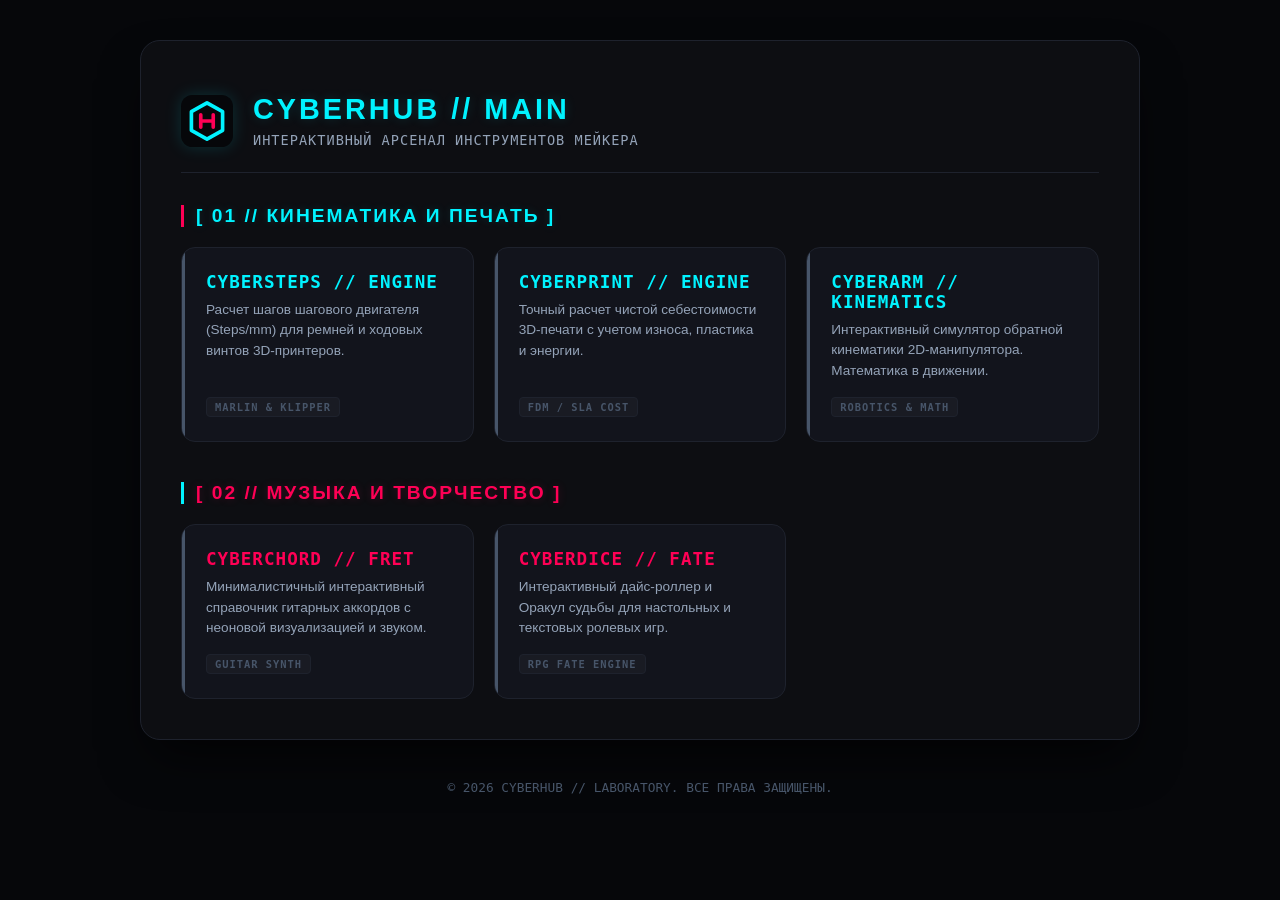
<file: index.html>
<!DOCTYPE html>
<html lang="ru">
<head>
    <meta charset="UTF-8">
    <meta name="viewport" content="width=device-width, initial-scale=1.0">
    <title>Cyberhub — Инженерно-творческая лаборатория</title>
    <meta name="description" content="Интерактивные инструменты для мейкеров, инженеров, разработчиков и музыкантов.">
    <link rel="stylesheet" href="css/global.css">
    <link rel="icon" type="image/svg+xml" href="favicon.svg">
</head>
<body>

    <div class="container">
        <header>
            <div class="header-body">
                <img src="favicon.svg" class="header-logo" alt="Cyberhub Logo">
                <div class="header-text">
                    <h1>Cyberhub // Main</h1>
                    <div class="subtitle">Интерактивный арсенал инструментов мейкера</div>
                </div>
            </div>
        </header>

        <main class="hub-grid">
            <!-- Раздел: Механика и Робототехника -->
            <section class="category-section">
                <h2>[ 01 // КИНЕМАТИКА И ПЕЧАТЬ ]</h2>
                <div class="tools-list">
                    <a href="steps-calculator/index.html" class="tool-card">
                        <div>
                            <div class="tool-name cyan-text">Cybersteps // Engine</div>
                            <div class="tool-desc">Расчет шагов шагового двигателя (Steps/mm) для ремней и ходовых винтов 3D-принтеров.</div>
                        </div>
                        <div class="tool-tag">Marlin & Klipper</div>
                    </a>

                    <a href="3d-calculator/index.html" class="tool-card">
                        <div>
                            <div class="tool-name cyan-text">Cyberprint // Engine</div>
                            <div class="tool-desc">Точный расчет чистой себестоимости 3D-печати с учетом износа, пластика и энергии.</div>
                        </div>
                        <div class="tool-tag">FDM / SLA cost</div>
                    </a>

                    <a href="arm-kinematics/index.html" class="tool-card">
                        <div>
                            <div class="tool-name cyan-text">Cyberarm // Kinematics</div>
                            <div class="tool-desc">Интерактивный симулятор обратной кинематики 2D-манипулятора. Математика в движении.</div>
                        </div>
                        <div class="tool-tag">Robotics & Math</div>
                    </a>
                </div>
            </section>
            <!-- Раздел: Музыка и Творчество -->
            <section class="category-section creative">
                <h2>[ 02 // МУЗЫКА И ТВОРЧЕСТВО ]</h2>
                <div class="tools-list">
                    <a href="chord-visualizer/index.html" class="tool-card">
                        <div>
                            <div class="tool-name pink-text">Cyberchord // Fret</div>
                            <div class="tool-desc">Минималистичный интерактивный справочник гитарных аккордов с неоновой визуализацией и звуком.</div>
                        </div>
                        <div class="tool-tag">Guitar Synth</div>
                    </a>

                    <a href="cyberdice/index.html" class="tool-card">
                        <div>
                            <div class="tool-name pink-text">Cyberdice // Fate</div>
                            <div class="tool-desc">Интерактивный дайс-роллер и Оракул судьбы для настольных и текстовых ролевых игр.</div>
                        </div>
                        <div class="tool-tag">RPG Fate Engine</div>
                    </a>
                </div>
            </section>
        </main>
    </div>

    <footer>
        &copy; 2026 CYBERHUB // LABORATORY. ВСЕ ПРАВА ЗАЩИЩЕНЫ.
    </footer>

</body>
</html>
</file>
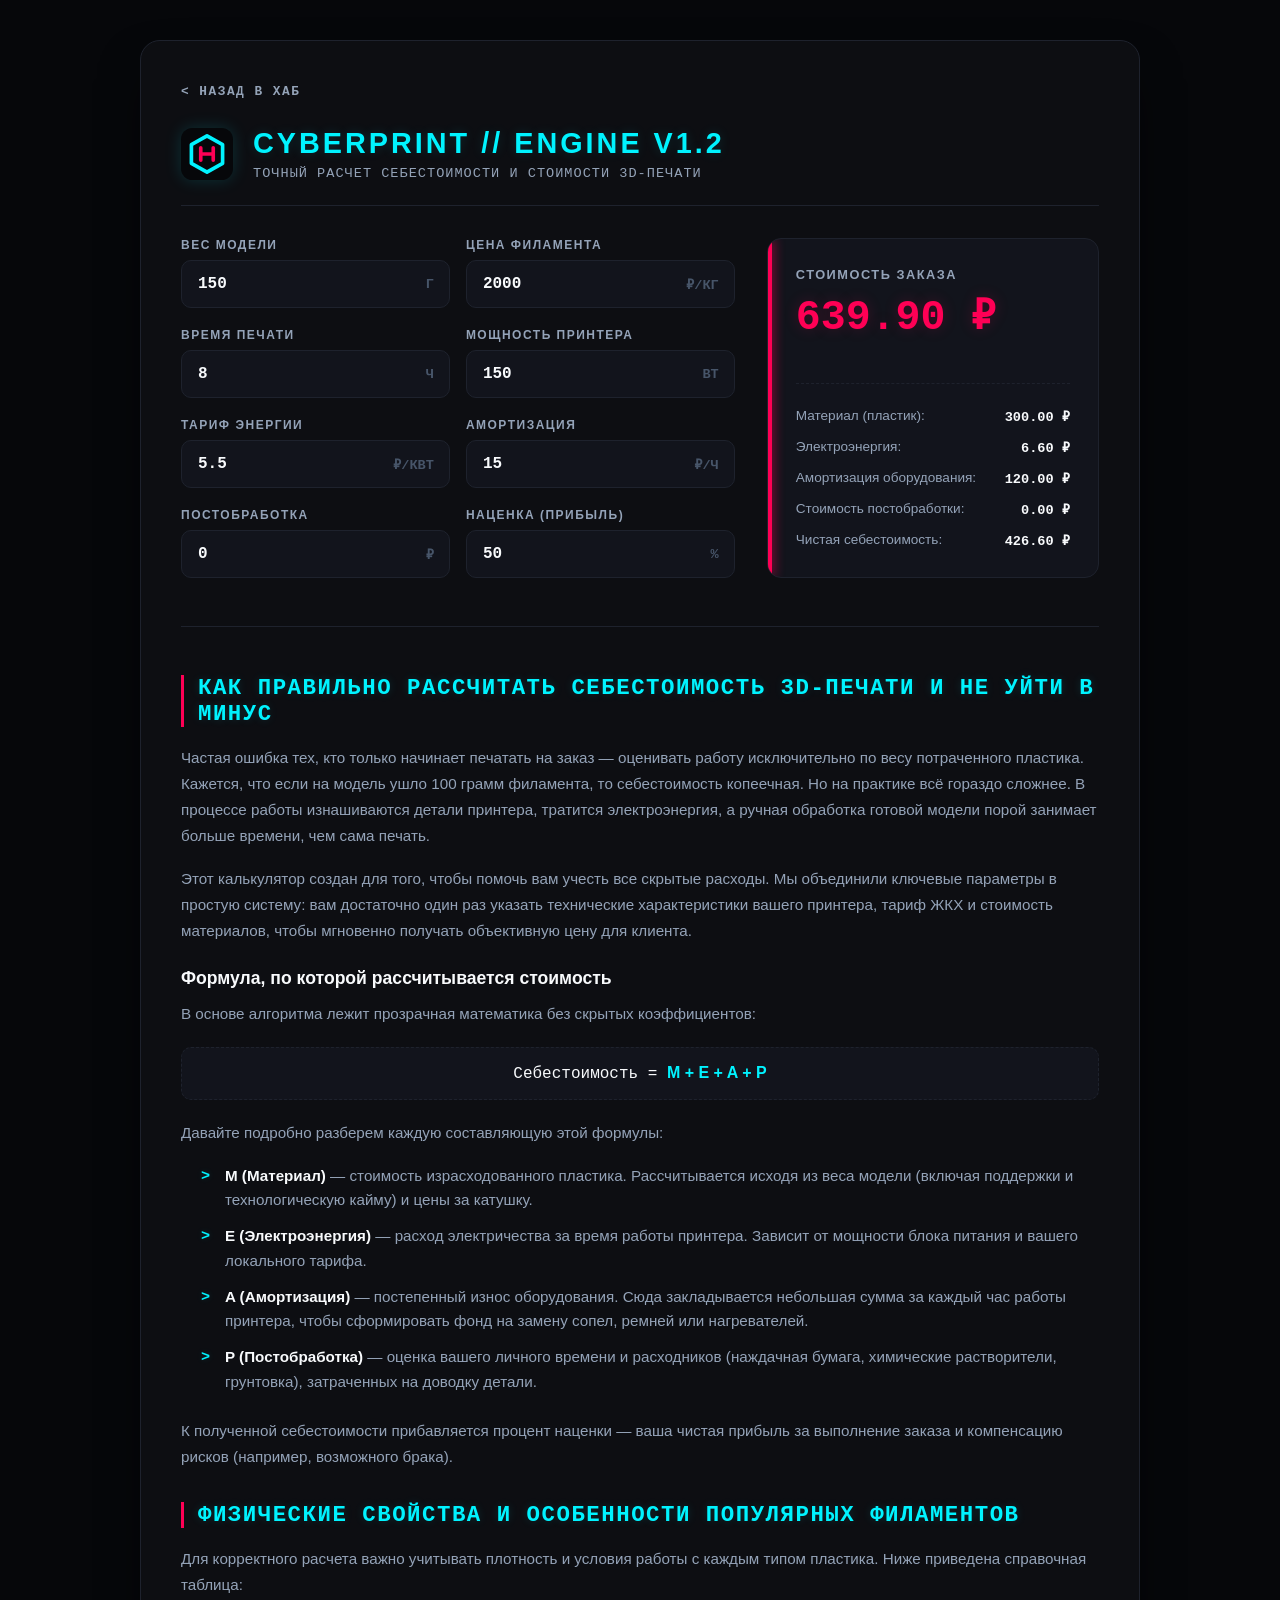
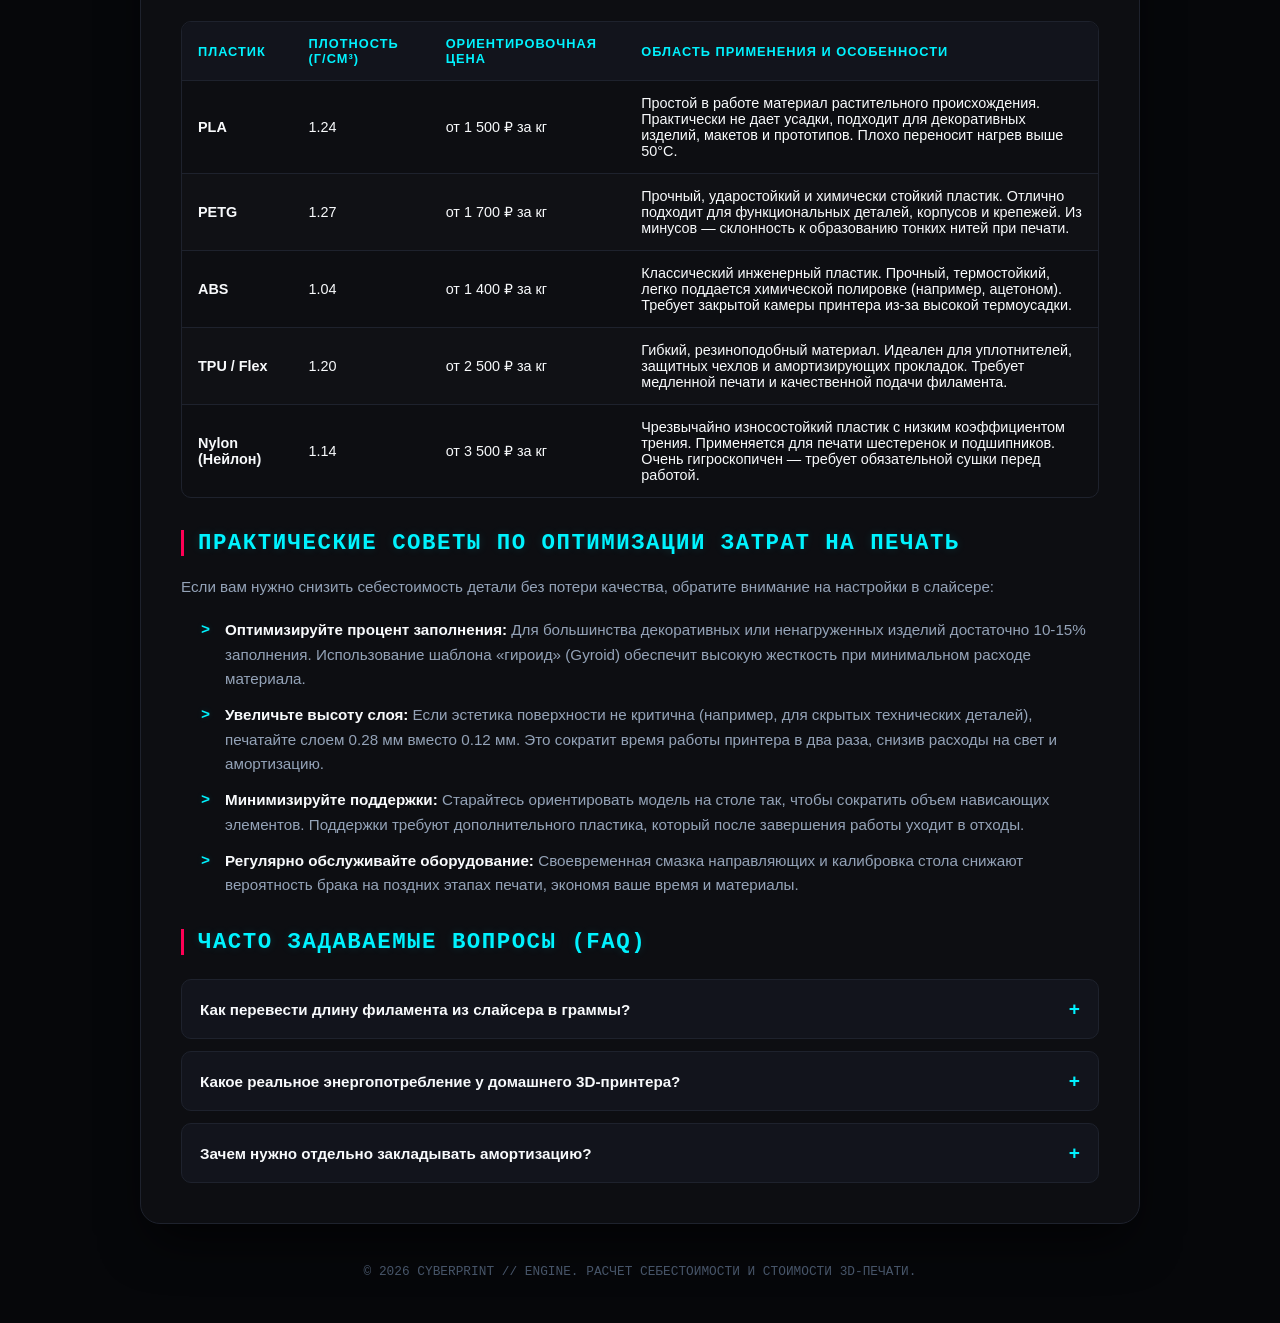
<file: 3d-calculator/index.html>
<!DOCTYPE html>
<html lang="ru">
<head>
    <meta charset="UTF-8">
    <meta name="viewport" content="width=device-width, initial-scale=1.0">
    <title>Калькулятор стоимости 3D-печати — Простой расчет себестоимости</title>
    <link rel="icon" type="image/svg+xml" href="../favicon.svg">
    <meta name="description" content="Интерактивный калькулятор себестоимости 3D-печати. Простой и точный расчет расходов на пластик, электроэнергию, амортизацию принтера и работу на лету.">
    <meta name="keywords" content="калькулятор 3d печати, расчет стоимости 3д печати, себестоимость 3д печати, калькулятор пластика fdm, расчет цены 3d печати, калькулятор pla abs petg">
    
    <meta name="robots" content="index, follow">
    <link rel="canonical" href="https://cybertools.ru/index.html">
    <link rel="stylesheet" href="../css/global.css">

    <script type="application/ld+json">
    {
      "@context": "https://schema.org",
      "@type": "WebApplication",
      "name": "Cyberprint 3D Engine",
      "url": "https://yourdomain.ru/",
      "operatingSystem": "All",
      "applicationCategory": "BusinessApplication",
      "browserRequirements": "Requires HTML5/JavaScript",
      "genre": "Calculator",
      "offers": {
        "@type": "Offer",
        "price": "0",
        "priceCurrency": "RUB"
      },
      "abstract": "Калькулятор для мгновенного расчета реальной себестоимости и наценки на 3D-печать."
    }
    </script>

    <style>
        .calc-grid {
            display: grid;
            grid-template-columns: 1.25fr 0.75fr;
            gap: 32px;
            margin-bottom: 48px;
        }

        @media (max-width: 850px) {
            .calc-grid {
                grid-template-columns: 1fr;
                gap: 24px;
            }
        }

        .calculator-inputs {
            display: grid;
            grid-template-columns: 1fr 1fr;
            gap: 20px 16px;
        }

        @media (max-width: 480px) {
            .calculator-inputs {
                grid-template-columns: 1fr;
            }
        }

        .input-group {
            display: flex;
            flex-direction: column;
            gap: 8px;
        }

        label {
            font-size: 0.75rem;
            color: var(--text-secondary);
            text-transform: uppercase;
            letter-spacing: 1.5px;
            font-weight: 700;
        }

        .input-wrapper {
            position: relative;
            display: flex;
            align-items: center;
        }

        input {
            width: 100%;
            background-color: var(--bg-input);
            border: 1px solid var(--border);
            color: var(--text-primary);
            padding: 14px 16px;
            padding-right: 50px;
            border-radius: 10px;
            font-size: 1rem;
            font-weight: 600;
            font-family: monospace;
            transition: all 0.2s ease;
            outline: none;
        }

        input:focus {
            border-color: var(--border-focus);
            box-shadow: 0 0 14px var(--shadow-cyan);
        }

        input::-webkit-outer-spin-button,
        input::-webkit-inner-spin-button {
            -webkit-appearance: none;
            margin: 0;
        }
        input[type=number] {
            -moz-appearance: textfield;
            appearance: textfield;
        }

        .unit {
            position: absolute;
            right: 16px;
            font-size: 0.85rem;
            color: var(--text-muted);
            font-weight: 700;
            pointer-events: none;
            text-transform: uppercase;
            font-family: monospace;
        }

        .results-panel {
            background-color: var(--bg-input);
            border: 1px solid var(--border);
            border-radius: 14px;
            padding: 28px;
            display: flex;
            flex-direction: column;
            justify-content: space-between;
            position: relative;
            overflow: hidden;
        }

        .results-panel::before {
            content: '';
            position: absolute;
            top: 0;
            left: 0;
            width: 4px;
            height: 100%;
            background-color: var(--neon-pink);
            box-shadow: 0 0 12px var(--neon-pink);
        }

        .result-title {
            font-size: 0.8rem;
            color: var(--text-secondary);
            text-transform: uppercase;
            letter-spacing: 1.5px;
            margin-bottom: 8px;
            font-weight: 700;
        }

        .total-price {
            font-size: 2.6rem;
            font-weight: 900;
            color: var(--neon-pink);
            text-shadow: 0 0 15px var(--shadow-pink);
            font-family: monospace;
            margin-bottom: 24px;
            word-break: break-all;
        }

        .breakdown {
            display: flex;
            flex-direction: column;
            gap: 14px;
            border-top: 1px dashed var(--border);
            padding-top: 24px;
        }

        .breakdown-item {
            display: flex;
            justify-content: space-between;
            font-size: 0.85rem;
        }

        .breakdown-label {
            color: var(--text-secondary);
        }

        .breakdown-value {
            font-family: monospace;
            color: var(--text-primary);
            font-weight: 700;
        }

        .seo-section {
            border-top: 1px solid var(--border);
            padding-top: 48px;
        }

        .seo-section h2 {
            color: var(--neon-cyan);
            font-size: 1.4rem;
            margin-top: 32px;
            margin-bottom: 18px;
            text-transform: uppercase;
            letter-spacing: 1.5px;
            border-left: 3px solid var(--neon-pink);
            padding-left: 14px;
            text-shadow: 0 0 10px var(--shadow-cyan);
        }

        .seo-section h2:first-of-type {
            margin-top: 0;
        }

        .seo-section h3 {
            color: var(--text-primary);
            font-size: 1.1rem;
            margin-top: 24px;
            margin-bottom: 12px;
            font-weight: 700;
        }

        .seo-section p {
            color: var(--text-secondary);
            font-size: 0.95rem;
            line-height: 1.7;
            margin-bottom: 18px;
        }

        .formula-box {
            background-color: var(--bg-input);
            border: 1px dashed var(--border);
            border-radius: 10px;
            padding: 16px;
            margin: 20px 0;
            text-align: center;
            font-family: monospace;
            font-size: 1rem;
            color: var(--text-primary);
            overflow-x: auto;
        }

        .formula-box span.math {
            color: var(--neon-cyan);
            font-weight: 700;
        }

        .seo-section ul {
            list-style: none;
            margin-bottom: 24px;
        }

        .seo-section li {
            position: relative;
            padding-left: 24px;
            margin-bottom: 12px;
            color: var(--text-secondary);
            font-size: 0.95rem;
            line-height: 1.6;
        }

        .seo-section li::before {
            content: '>';
            position: absolute;
            left: 0;
            color: var(--neon-cyan);
            font-weight: 900;
            font-family: monospace;
            text-shadow: 0 0 6px var(--shadow-cyan);
        }

        .seo-table-wrapper {
            overflow-x: auto;
            margin: 24px 0;
            border: 1px solid var(--border);
            border-radius: 10px;
        }

        .seo-table {
            width: 100%;
            border-collapse: collapse;
            font-size: 0.9rem;
            text-align: left;
            min-width: 500px;
        }

        .seo-table th, .seo-table td {
            padding: 14px 16px;
            border-bottom: 1px solid var(--border);
        }

        .seo-table th {
            background-color: var(--bg-input);
            color: var(--neon-cyan);
            font-weight: 700;
            text-transform: uppercase;
            letter-spacing: 1px;
            font-size: 0.8rem;
        }

        .seo-table tr:last-child td {
            border-bottom: none;
        }

        .seo-table tr:nth-child(even) {
            background-color: rgba(255, 255, 255, 0.01);
        }

        .faq-container {
            margin-top: 24px;
            display: flex;
            flex-direction: column;
            gap: 12px;
        }

        .faq-item {
            border: 1px solid var(--border);
            border-radius: 10px;
            background: var(--bg-input);
            overflow: hidden;
            transition: border-color 0.2s ease;
        }

        .faq-item:hover {
            border-color: var(--border-focus);
        }

        .faq-item summary {
            padding: 18px;
            font-weight: 700;
            cursor: pointer;
            color: var(--text-primary);
            list-style: none;
            display: flex;
            justify-content: space-between;
            align-items: center;
            font-size: 0.95rem;
            user-select: none;
        }

        .faq-item summary::-webkit-details-marker {
            display: none;
        }

        .faq-item summary::after {
            content: '+';
            color: var(--neon-cyan);
            font-weight: bold;
            font-size: 1.2rem;
            transition: transform 0.2s ease;
        }

        .faq-item[open] summary::after {
            content: '−';
            color: var(--neon-pink);
        }

        .faq-content {
            padding: 0 18px 18px 18px;
            color: var(--text-secondary);
            font-size: 0.9rem;
            line-height: 1.6;
            border-top: 1px solid rgba(30, 34, 45, 0.5);
            padding-top: 14px;
        }
    </style>
    <script src="https://yandex.ru/ads/system/context.js" async></script>
    <script data-page-id="19597235" src="https://yandex.ru/ads/system/ap-loader.js" async></script>
</head>
<body>

    <div class="container">
        <header>
            <a href="../index.html" class="back-link">&lt; Назад в хаб</a>
            <div class="header-body">
                <img src="../favicon.svg" class="header-logo" alt="Cyberhub Logo">
                <div class="header-text">
                    <h1>Cyberprint // Engine v1.2</h1>
                    <div class="subtitle">Точный расчет себестоимости и стоимости 3D-печати</div>
                </div>
            </div>
        </header>

        <div class="calc-grid">
            <section class="calculator-inputs">
                <div class="input-group">
                    <label for="weight">Вес модели</label>
                    <div class="input-wrapper">
                        <input type="number" id="weight" value="150" min="0" oninput="calculate()">
                        <span class="unit">г</span>
                    </div>
                </div>

                <div class="input-group">
                    <label for="filament-price">Цена филамента</label>
                    <div class="input-wrapper">
                        <input type="number" id="filament-price" value="2000" min="0" oninput="calculate()">
                        <span class="unit">₽/кг</span>
                    </div>
                </div>

                <div class="input-group">
                    <label for="time">Время печати</label>
                    <div class="input-wrapper">
                        <input type="number" id="time" value="8" min="0" step="0.5" oninput="calculate()">
                        <span class="unit">ч</span>
                    </div>
                </div>

                <div class="input-group">
                    <label for="power">Мощность принтера</label>
                    <div class="input-wrapper">
                        <input type="number" id="power" value="150" min="0" oninput="calculate()">
                        <span class="unit">Вт</span>
                    </div>
                </div>

                <div class="input-group">
                    <label for="electricity-price">Тариф энергии</label>
                    <div class="input-wrapper">
                        <input type="number" id="electricity-price" value="5.5" min="0" step="0.1" oninput="calculate()">
                        <span class="unit">₽/кВт</span>
                    </div>
                </div>

                <div class="input-group">
                    <label for="depreciation">Амортизация</label>
                    <div class="input-wrapper">
                        <input type="number" id="depreciation" value="15" min="0" oninput="calculate()">
                        <span class="unit">₽/ч</span>
                    </div>
                </div>

                <div class="input-group">
                    <label for="post-process">Постобработка</label>
                    <div class="input-wrapper">
                        <input type="number" id="post-process" value="0" min="0" oninput="calculate()">
                        <span class="unit">₽</span>
                    </div>
                </div>

                <div class="input-group">
                    <label for="markup">Наценка (Прибыль)</label>
                    <div class="input-wrapper">
                        <input type="number" id="markup" value="50" min="0" oninput="calculate()">
                        <span class="unit">%</span>
                    </div>
                </div>
            </section>

            <section class="results-panel">
                <div>
                    <div class="result-title">Стоимость заказа</div>
                    <div class="total-price" id="total-price">0.00 ₽</div>
                </div>

                <div class="breakdown">
                    <div class="breakdown-item">
                        <span class="breakdown-label">Материал (пластик):</span>
                        <span class="breakdown-value" id="cost-filament">0.00 ₽</span>
                    </div>
                    <div class="breakdown-item">
                        <span class="breakdown-label">Электроэнергия:</span>
                        <span class="breakdown-value" id="cost-energy">0.00 ₽</span>
                    </div>
                    <div class="breakdown-item">
                        <span class="breakdown-label">Амортизация оборудования:</span>
                        <span class="breakdown-value" id="cost-depreciation">0.00 ₽</span>
                    </div>
                    <div class="breakdown-item">
                        <span class="breakdown-label">Стоимость постобработки:</span>
                        <span class="breakdown-value" id="cost-post">0.00 ₽</span>
                    </div>
                    <div class="breakdown-item">
                        <span class="breakdown-label">Чистая себестоимость:</span>
                        <span class="breakdown-value" id="cost-base">0.00 ₽</span>
                    </div>
                </div>
            </section>
        </div>

        <article class="seo-section">
            <h2>Как правильно рассчитать себестоимость 3D-печати и не уйти в минус</h2>
            <p>Частая ошибка тех, кто только начинает печатать на заказ — оценивать работу исключительно по весу потраченного пластика. Кажется, что если на модель ушло 100 грамм филамента, то себестоимость копеечная. Но на практике всё гораздо сложнее. В процессе работы изнашиваются детали принтера, тратится электроэнергия, а ручная обработка готовой модели порой занимает больше времени, чем сама печать.</p>
            <p>Этот калькулятор создан для того, чтобы помочь вам учесть все скрытые расходы. Мы объединили ключевые параметры в простую систему: вам достаточно один раз указать технические характеристики вашего принтера, тариф ЖКХ и стоимость материалов, чтобы мгновенно получать объективную цену для клиента.</p>

            <h3>Формула, по которой рассчитывается стоимость</h3>
            <p>В основе алгоритма лежит прозрачная математика без скрытых коэффициентов:</p>
            <div class="formula-box">
                Себестоимость = <span class="math">M + E + A + P</span>
            </div>
            <p>Давайте подробно разберем каждую составляющую этой формулы:</p>
            <ul>
                <li><strong>M (Материал)</strong> — стоимость израсходованного пластика. Рассчитывается исходя из веса модели (включая поддержки и технологическую кайму) и цены за катушку.</li>
                <li><strong>E (Электроэнергия)</strong> — расход электричества за время работы принтера. Зависит от мощности блока питания и вашего локального тарифа.</li>
                <li><strong>A (Амортизация)</strong> — постепенный износ оборудования. Сюда закладывается небольшая сумма за каждый час работы принтера, чтобы сформировать фонд на замену сопел, ремней или нагревателей.</li>
                <li><strong>P (Постобработка)</strong> — оценка вашего личного времени и расходников (наждачная бумага, химические растворители, грунтовка), затраченных на доводку детали.</li>
            </ul>
            <p>К полученной себестоимости прибавляется процент наценки — ваша чистая прибыль за выполнение заказа и компенсацию рисков (например, возможного брака).</p>

            <h2>Физические свойства и особенности популярных филаментов</h2>
            <p>Для корректного расчета важно учитывать плотность и условия работы с каждым типом пластика. Ниже приведена справочная таблица:</p>
            
            <div class="seo-table-wrapper">
                <table class="seo-table">
                    <thead>
                        <tr>
                            <th>Пластик</th>
                            <th>Плотность (г/см³)</th>
                            <th>Ориентировочная цена</th>
                            <th>Область применения и особенности</th>
                        </tr>
                    </thead>
                    <tbody>
                        <tr>
                            <td><strong>PLA</strong></td>
                            <td>1.24</td>
                            <td>от 1 500 ₽ за кг</td>
                            <td>Простой в работе материал растительного происхождения. Практически не дает усадки, подходит для декоративных изделий, макетов и прототипов. Плохо переносит нагрев выше 50°C.</td>
                        </tr>
                        <tr>
                            <td><strong>PETG</strong></td>
                            <td>1.27</td>
                            <td>от 1 700 ₽ за кг</td>
                            <td>Прочный, ударостойкий и химически стойкий пластик. Отлично подходит для функциональных деталей, корпусов и крепежей. Из минусов — склонность к образованию тонких нитей при печати.</td>
                        </tr>
                        <tr>
                            <td><strong>ABS</strong></td>
                            <td>1.04</td>
                            <td>от 1 400 ₽ за кг</td>
                            <td>Классический инженерный пластик. Прочный, термостойкий, легко поддается химической полировке (например, ацетоном). Требует закрытой камеры принтера из-за высокой термоусадки.</td>
                        </tr>
                        <tr>
                            <td><strong>TPU / Flex</strong></td>
                            <td>1.20</td>
                            <td>от 2 500 ₽ за кг</td>
                            <td>Гибкий, резиноподобный материал. Идеален для уплотнителей, защитных чехлов и амортизирующих прокладок. Требует медленной печати и качественной подачи филамента.</td>
                        </tr>
                        <tr>
                            <td><strong>Nylon (Нейлон)</strong></td>
                            <td>1.14</td>
                            <td>от 3 500 ₽ за кг</td>
                            <td>Чрезвычайно износостойкий пластик с низким коэффициентом трения. Применяется для печати шестеренок и подшипников. Очень гигроскопичен — требует обязательной сушки перед работой.</td>
                        </tr>
                    </tbody>
                </table>
            </div>

            <h2>Практические советы по оптимизации затрат на печать</h2>
            <p>Если вам нужно снизить себестоимость детали без потери качества, обратите внимание на настройки в слайсере:</p>
            <ul>
                <li><strong>Оптимизируйте процент заполнения:</strong> Для большинства декоративных или ненагруженных изделий достаточно 10-15% заполнения. Использование шаблона «гироид» (Gyroid) обеспечит высокую жесткость при минимальном расходе материала.</li>
                <li><strong>Увеличьте высоту слоя:</strong> Если эстетика поверхности не критична (например, для скрытых технических деталей), печатайте слоем 0.28 мм вместо 0.12 мм. Это сократит время работы принтера в два раза, снизив расходы на свет и амортизацию.</li>
                <li><strong>Минимизируйте поддержки:</strong> Старайтесь ориентировать модель на столе так, чтобы сократить объем нависающих элементов. Поддержки требуют дополнительного пластика, который после завершения работы уходит в отходы.</li>
                <li><strong>Регулярно обслуживайте оборудование:</strong> Своевременная смазка направляющих и калибровка стола снижают вероятность брака на поздних этапах печати, экономя ваше время и материалы.</li>
            </ul>

            <h2>Часто задаваемые вопросы (FAQ)</h2>
            <div class="faq-container">
                <details class="faq-item">
                    <summary>Как перевести длину филамента из слайсера в граммы?</summary>
                    <div class="faq-content">
                        Расход пластика зависит от его плотности. Для стандартной нити диаметром 1.75 мм можно использовать усредненное правило: 1 метр PLA весит примерно 3 грамма. Соответственно, если слайсер указывает длину в 50 метров, вес модели составит приблизительно 150 грамм. Для других материалов это значение будет незначительно корректироваться в соответствии с их плотностью.
                    </div>
                </details>
                <details class="faq-item">
                    <summary>Какое реальное энергопотребление у домашнего 3D-принтера?</summary>
                    <div class="faq-content">
                        Максимальная мощность потребляется только во время первоначального нагрева стола и сопла (в среднем от 250 до 450 Вт). В процессе самой печати нагревательные элементы включаются циклически для поддержания температуры. Среднее непрерывное потребление большинства современных FDM-принтеров составляет около 100–150 Вт в час.
                    </div>
                </details>
                <details class="faq-item">
                    <summary>Зачем нужно отдельно закладывать амортизацию?</summary>
                    <div class="faq-content">
                        Подвижные узлы принтера имеют ограниченный ресурс. Рано или поздно вам придется заменить латунное сопло, износившийся термобарьер, вентилятор обдува или тефлоновую трубку. Если не закладывать эти расходы (даже символические 10–15 рублей за час работы) в стоимость каждого заказа, любые ремонтные работы вам придется оплачивать полностью из собственной прибыли.
                    </div>
                </details>
            </div>
        </article>
    </div>

    <footer>
        &copy; 2026 CYBERPRINT // ENGINE. РАСЧЕТ СЕБЕСТОИМОСТИ И СТОИМОСТИ 3D-ПЕЧАТИ.
    </footer>

    <script>
        function calculate() {
            const weight = parseFloat(document.getElementById('weight').value) || 0;
            const filamentPrice = parseFloat(document.getElementById('filament-price').value) || 0;
            const time = parseFloat(document.getElementById('time').value) || 0;
            const power = parseFloat(document.getElementById('power').value) || 0;
            const electricityPrice = parseFloat(document.getElementById('electricity-price').value) || 0;
            const depreciation = parseFloat(document.getElementById('depreciation').value) || 0;
            const postProcess = parseFloat(document.getElementById('post-process').value) || 0;
            const markup = parseFloat(document.getElementById('markup').value) || 0;

            const costFilament = (weight / 1000) * filamentPrice;
            const costEnergy = (power / 1000) * time * electricityPrice;
            const costDepreciation = time * depreciation;
            
            const costBase = costFilament + costEnergy + costDepreciation + postProcess;
            const totalPrice = costBase * (1 + markup / 100);

            document.getElementById('cost-filament').textContent = costFilament.toFixed(2) + ' ₽';
            document.getElementById('cost-energy').textContent = costEnergy.toFixed(2) + ' ₽';
            document.getElementById('cost-depreciation').textContent = costDepreciation.toFixed(2) + ' ₽';
            document.getElementById('cost-post').textContent = postProcess.toFixed(2) + ' ₽';
            document.getElementById('cost-base').textContent = costBase.toFixed(2) + ' ₽';
            document.getElementById('total-price').textContent = totalPrice.toFixed(2) + ' ₽';
        }

        window.onload = calculate;
    </script>
</body>
</html>
</file>
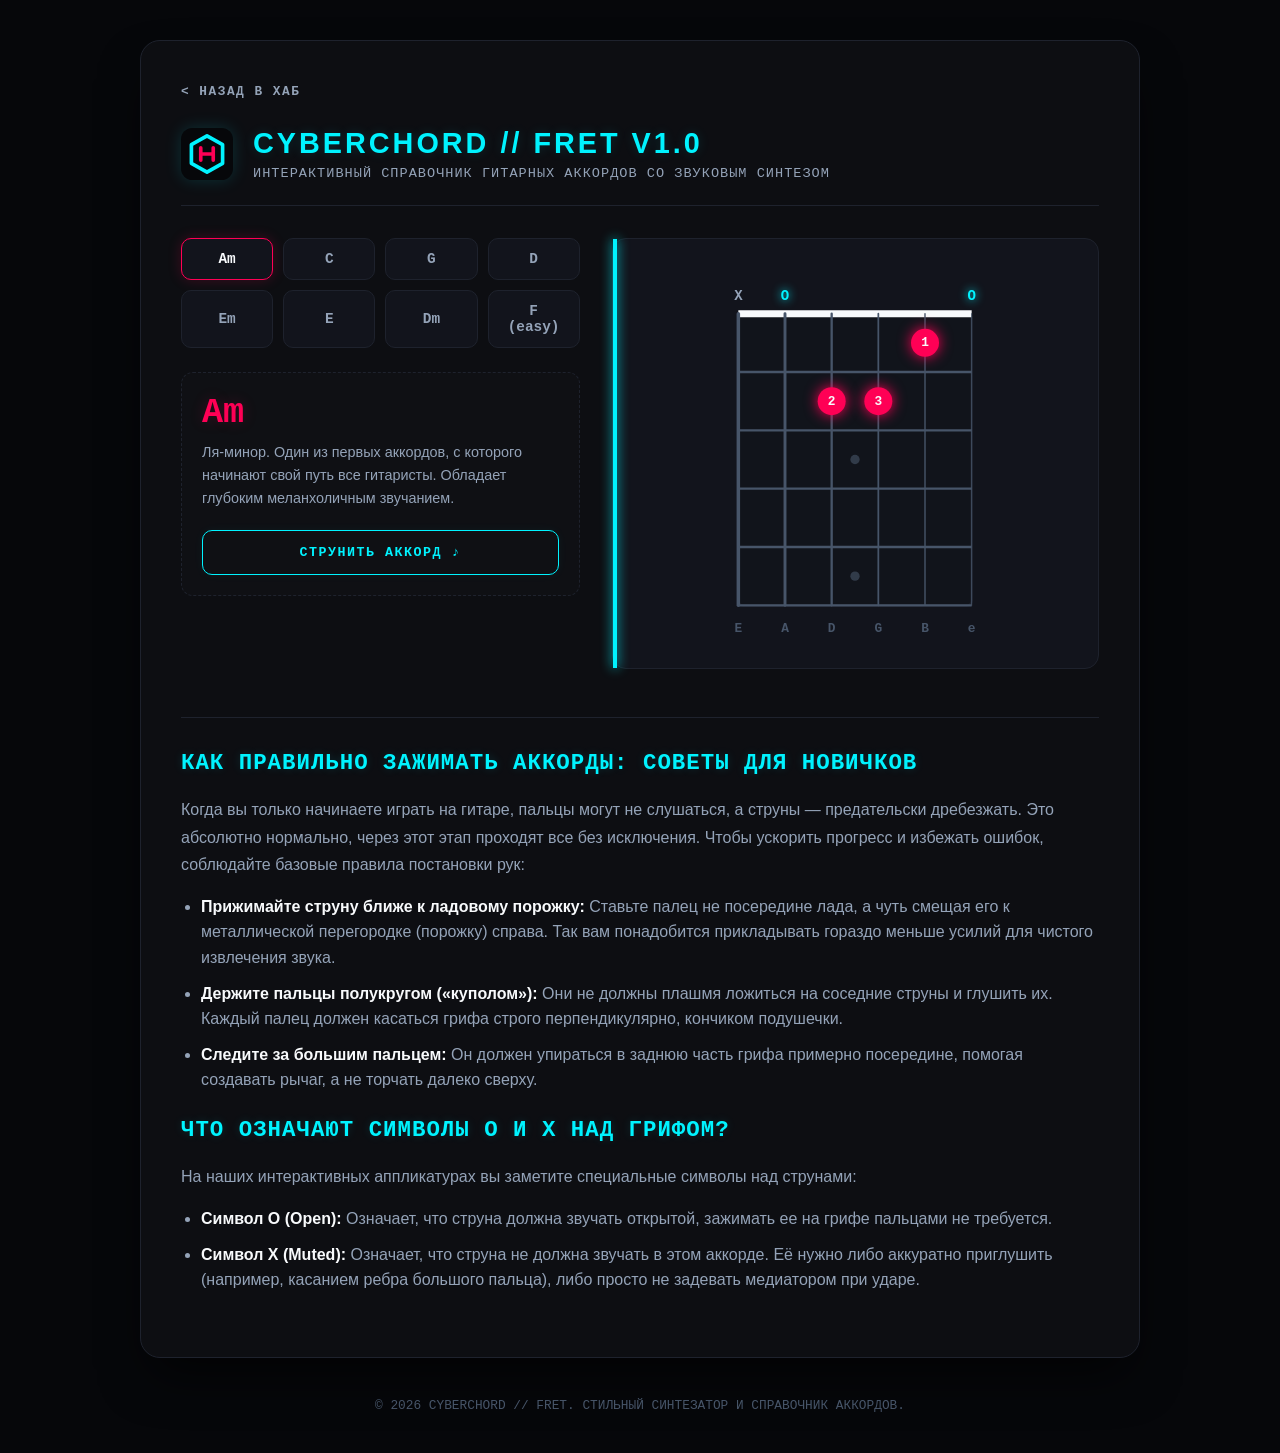
<file: chord-visualizer/index.html>
<!DOCTYPE html>
<html lang="ru">
<head>
    <meta charset="UTF-8">
    <meta name="viewport" content="width=device-width, initial-scale=1.0">
    <title>Cyberchord // Fret — Интерактивный справочник гитарных аккордов</title>
    <meta name="description" content="Интерактивный неоновый визуализатор гитарных аккордов со звуковым синтезатором. Удобная аппликатура для начинающих гитаристов.">
    <link rel="stylesheet" href="../css/global.css">
    <link class="favicon-link" rel="icon" type="image/svg+xml" href="../favicon.svg">
</head>
<body>

    <div class="container">
        <header>
            <a href="../index.html" class="back-link">&lt; Назад в хаб</a>
            <div class="header-body">
                <img src="../favicon.svg" class="header-logo" alt="Cyberhub Logo">
                <div class="header-text">
                    <h1>Cyberchord // Fret v1.0</h1>
                    <div class="subtitle">Интерактивный справочник гитарных аккордов со звуковым синтезом</div>
                </div>
            </div>
        </header>

        <div class="calc-grid">
            <section class="chord-control">
                <div class="chord-selector">
                    <button class="chord-btn active" onclick="selectChord('Am')">Am</button>
                    <button class="chord-btn" onclick="selectChord('C')">C</button>
                    <button class="chord-btn" onclick="selectChord('G')">G</button>
                    <button class="chord-btn" onclick="selectChord('D')">D</button>
                    <button class="chord-btn" onclick="selectChord('Em')">Em</button>
                    <button class="chord-btn" onclick="selectChord('E')">E</button>
                    <button class="chord-btn" onclick="selectChord('Dm')">Dm</button>
                    <button class="chord-btn" onclick="selectChord('F')">F (easy)</button>
                </div>

                <div class="chord-info-card">
                    <div class="chord-name-large" id="chord-title">Am</div>
                    <p class="chord-desc" id="chord-desc">Ля-минор. Один из первых аккордов, с которого начинают свой путь все гитаристы. Обладает глубоким меланхоличным звучанием.</p>
                    <button class="strum-btn" onclick="strumActiveChord()">Струнить аккорд ♪</button>
                </div>
            </section>

            <section class="fretboard-container">
                <svg viewBox="0 0 240 320" class="fretboard-svg">
                    <rect x="20" y="40" width="200" height="250" class="fretboard-bg" rx="4" />
                    
                    <line x1="20" y1="40" x2="220" y2="40" class="nut-line" />
                    
                    <line x1="20" y1="90" x2="220" y2="90" class="fret-line" />
                    <line x1="20" y1="140" x2="220" y2="140" class="fret-line" />
                    <line x1="20" y1="190" x2="220" y2="190" class="fret-line" />
                    <line x1="20" y1="240" x2="220" y2="240" class="fret-line" />
                    <line x1="20" y1="290" x2="220" y2="290" class="fret-line" />

                    <circle cx="120" cy="165" r="4" class="string-label" opacity="0.6" />
                    <circle cx="120" cy="265" r="4" class="string-label" opacity="0.6" />
                    
                    <line x1="20" y1="40" x2="20" y2="290" class="string-line" stroke-width="3" />
                    <line x1="60" y1="40" x2="60" y2="290" class="string-line" stroke-width="2.5" />
                    <line x1="100" y1="40" x2="100" y2="290" class="string-line" stroke-width="2" />
                    <line x1="140" y1="40" x2="140" y2="290" class="string-line" stroke-width="1.5" />
                    <line x1="180" y1="40" x2="180" y2="290" class="string-line" stroke-width="1.2" />
                    <line x1="220" y1="40" x2="220" y2="290" class="string-line" stroke-width="0.8" />

                    <text x="20" y="310" class="finger-text string-label">E</text>
                    <text x="60" y="310" class="finger-text string-label">A</text>
                    <text x="100" y="310" class="finger-text string-label">D</text>
                    <text x="140" y="310" class="finger-text string-label">G</text>
                    <text x="180" y="310" class="finger-text string-label">B</text>
                    <text x="220" y="310" class="finger-text string-label">e</text>
                    
                    <g id="markers-group"></g>
                    <g id="dots-group"></g>
                </svg>
            </section>
        </div>

        <article class="seo-section">
            <h2>Как правильно зажимать аккорды: советы для новичков</h2>
            <p>Когда вы только начинаете играть на гитаре, пальцы могут не слушаться, а струны — предательски дребезжать. Это абсолютно нормально, через этот этап проходят все без исключения. Чтобы ускорить прогресс и избежать ошибок, соблюдайте базовые правила постановки рук:</p>
            <ul>
                <li><strong>Прижимайте струну ближе к ладовому порожку:</strong> Ставьте палец не посередине лада, а чуть смещая его к металлической перегородке (порожку) справа. Так вам понадобится прикладывать гораздо меньше усилий для чистого извлечения звука.</li>
                <li><strong>Держите пальцы полукругом («куполом»):</strong> Они не должны плашмя ложиться на соседние струны и глушить их. Каждый палец должен касаться грифа строго перпендикулярно, кончиком подушечки.</li>
                <li><strong>Следите за большим пальцем:</strong> Он должен упираться в заднюю часть грифа примерно посередине, помогая создавать рычаг, а не торчать далеко сверху.</li>
            </ul>

            <h2>Что означают символы O и X над грифом?</h2>
            <p>На наших интерактивных аппликатурах вы заметите специальные символы над струнами:</p>
            <ul>
                <li><strong>Символ O (Open):</strong> Означает, что струна должна звучать открытой, зажимать ее на грифе пальцами не требуется.</li>
                <li><strong>Символ X (Muted):</strong> Означает, что струна не должна звучать в этом аккорде. Её нужно либо аккуратно приглушить (например, касанием ребра большого пальца), либо просто не задевать медиатором при ударе.</li>
            </ul>
        </article>
    </div>

    <footer>
        &copy; 2026 CYBERCHORD // FRET. СТИЛЬНЫЙ СИНТЕЗАТОР И СПРАВОЧНИК АККОРДОВ.
    </footer>

    <script>
        const chordDB = {
            'Am': {
                name: 'Am (Ля-минор)',
                frets: ['X', 0, 2, 2, 1, 0],
                fingers: [null, null, 2, 3, 1, null],
                desc: 'Один из первых и самых популярных минорных аккордов. Звучит глубоко, лирично и меланхолично. Базовая основа сотен известных песен.'
            },
            'C': {
                name: 'C (До-мажор)',
                frets: ['X', 3, 2, 0, 1, 0],
                fingers: [null, 3, 2, null, 1, null],
                desc: 'Светлый, устойчивый мажорный аккорд. Вместе с Am образует классическое гармоническое сочетание. Требует хорошей растяжки для 3-го пальца.'
            },
            'G': {
                name: 'G (Соль-мажор)',
                frets: [3, 2, 0, 0, 0, 3],
                fingers: [2, 1, null, null, null, 3],
                desc: 'Бодрый, яркий и открытый аккорд. Популярен в акустической музыке, фолке и роке. Важно плотно зажимать крайние струны.'
            },
            'D': {
                name: 'D (Ре-мажор)',
                frets: ['X', 'X', 0, 2, 3, 2],
                fingers: [null, null, null, 1, 3, 2],
                desc: 'Звонкий мажорный аккорд, строящийся от четвертой открытой струны. Придает композициям триумфальный и энергичный характер.'
            },
            'Em': {
                name: 'Em (Ми-минор)',
                frets: [0, 2, 2, 0, 0, 0],
                fingers: [null, 1, 2, null, null, null],
                desc: 'Самый простой аккорд на гитаре — зажимается всего двумя пальцами. Имеет тяжелое, мрачное и мощное басовое звучание.'
            },
            'E': {
                name: 'E (Ми-мажор)',
                frets: [0, 2, 2, 1, 0, 0],
                fingers: [null, 2, 3, 1, null, null],
                desc: 'Энергичный мажорный аккорд. Основа блюзовых квадратов и испанских мотивов. Добавление всего одного пальца превращает его из Em в мажор.'
            },
            'Dm': {
                name: 'Dm (Ре-минор)',
                frets: ['X', 'X', 0, 2, 3, 1],
                fingers: [null, null, null, 2, 3, 1],
                desc: 'Мягкий и печальный аккорд, часто используемый в лирических балладах. Обращайте внимание, чтобы первые две струны не глушились рукой.'
            },
            'F': {
                name: 'F (Фа-мажор, упрощенный)',
                frets: ['X', 'X', 3, 2, 1, 1],
                fingers: [null, null, 3, 2, 1, 1],
                desc: 'Упрощенная версия сложного аккорда F (без полного баррэ). Первым пальцем нужно зажать сразу две струны (1-ю и 2-ю) на первом ладу.'
            }
        };

        let activeChord = 'Am';
        const stringBaseFreqs = [82.41, 110.00, 146.83, 196.00, 246.94, 329.63];
        const stringX = [20, 60, 100, 140, 180, 220];
        const fretY = [0, 65, 115, 165, 215, 265];

        let audioCtx = null;

        function initAudio() {
            if (!audioCtx) {
                audioCtx = new (window.AudioContext || window.webkitAudioContext)();
            }
            if (audioCtx.state === 'suspended') {
                audioCtx.resume();
            }
        }

        function drawChord(chordKey) {
            const chord = chordDB[chordKey];
            const markersGroup = document.getElementById('markers-group');
            const dotsGroup = document.getElementById('dots-group');
            
            markersGroup.innerHTML = '';
            dotsGroup.innerHTML = '';

            for (let s = 0; s < 6; s++) {
                const val = chord.frets[s];
                const x = stringX[s];

                if (val === 'X') {
                    markersGroup.innerHTML += `<text x="${x}" y="28" class="open-mute-text">X</text>`;
                } else if (val === 0) {
                    markersGroup.innerHTML += `<text x="${x}" y="28" class="open-mute-text active-open">O</text>`;
                } else {
                    const y = fretY[val];
                    const finger = chord.fingers[s];
                    
                    dotsGroup.innerHTML += `
                        <circle cx="${x}" cy="${y}" r="12" class="finger-marker" />
                        <text x="${x}" y="${y}" class="finger-text">${finger ? finger : ''}</text>
                    `;
                }
            }
        }

        function selectChord(chordKey) {
            activeChord = chordKey;
            
            document.querySelectorAll('.chord-btn').forEach(btn => {
                btn.classList.toggle('active', btn.textContent.replace(' (easy)', '') === chordKey);
            });

            document.getElementById('chord-title').textContent = chordDB[chordKey].name;
            document.getElementById('chord-desc').textContent = chordDB[chordKey].desc;

            drawChord(chordKey);
            strumActiveChord();
        }

        function strumActiveChord() {
            initAudio();
            const chord = chordDB[activeChord];
            
            chord.frets.forEach((fret, stringIdx) => {
                if (fret === 'X') return;
                const freq = stringBaseFreqs[stringIdx] * Math.pow(2, fret / 12);
                const delay = stringIdx * 0.06;
                playPluck(freq, delay);
            });
        }

        function playPluck(freq, delay) {
            const osc = audioCtx.createOscillator();
            const filter = audioCtx.createBiquadFilter();
            const gain = audioCtx.createGain();

            osc.type = 'sawtooth';
            osc.frequency.setValueAtTime(freq, audioCtx.currentTime + delay);

            filter.type = 'lowpass';
            filter.frequency.setValueAtTime(1200, audioCtx.currentTime + delay);
            filter.frequency.exponentialRampToValueAtTime(150, audioCtx.currentTime + delay + 1.2);

            gain.gain.setValueAtTime(0, audioCtx.currentTime + delay);
            gain.gain.linearRampToValueAtTime(0.25, audioCtx.currentTime + delay + 0.01);
            gain.gain.exponentialRampToValueAtTime(0.0001, audioCtx.currentTime + delay + 1.6);

            osc.connect(filter);
            filter.connect(gain);
            gain.connect(audioCtx.destination);

            osc.start(audioCtx.currentTime + delay);
            osc.stop(audioCtx.currentTime + delay + 1.8);
        }

        window.onload = () => {
            drawChord(activeChord);
        };
    </script>
</body>
</html>
</file>
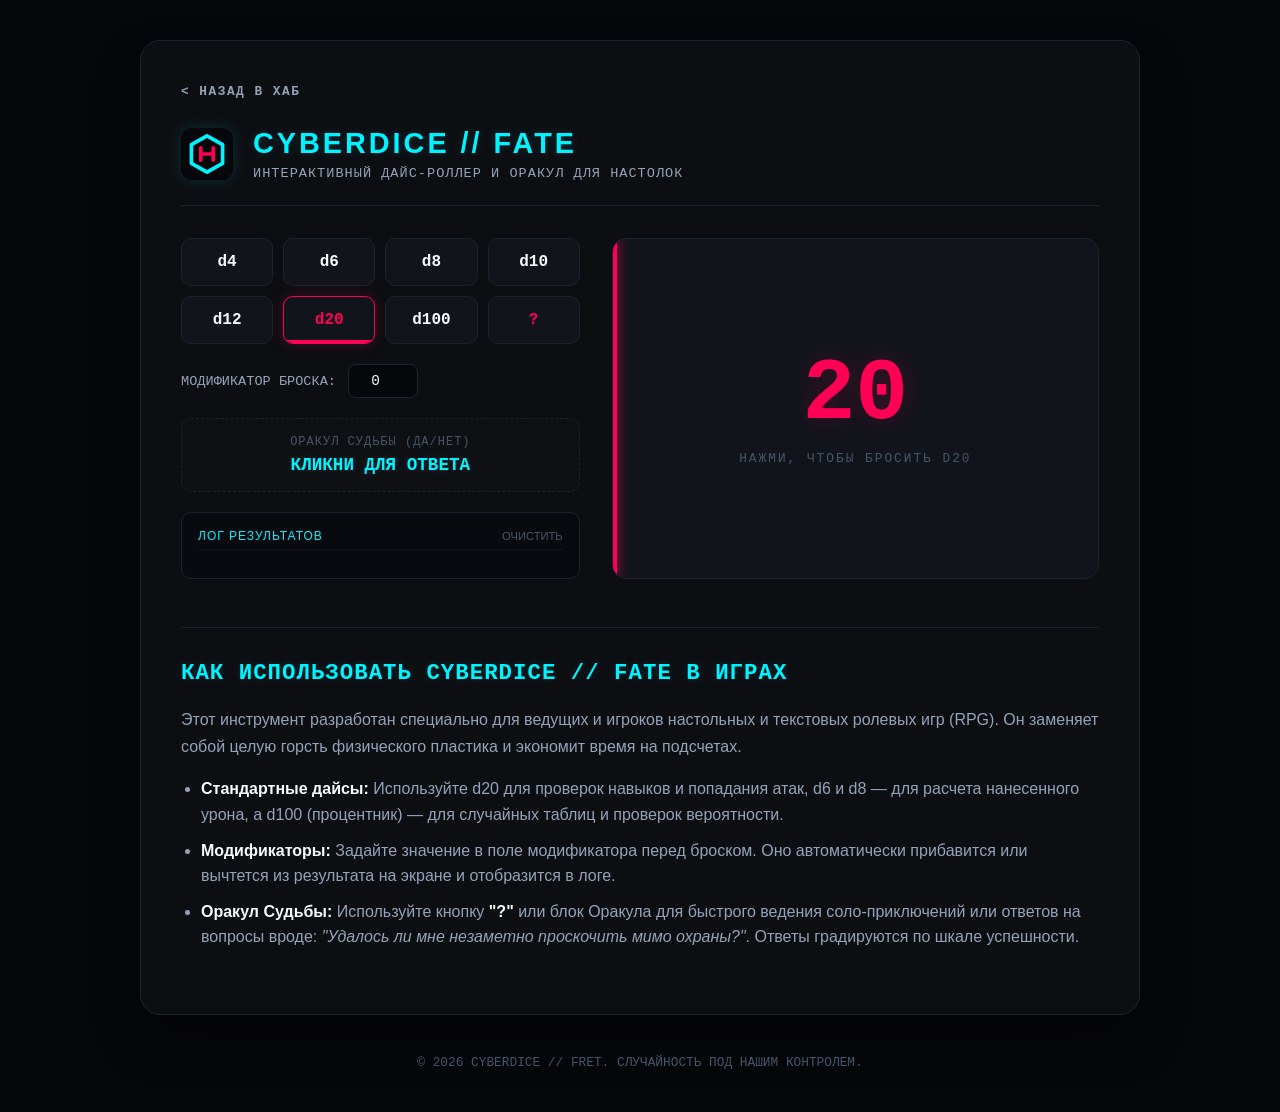
<file: cyberdice/index.html>
<!DOCTYPE html>
<html lang="ru">
<head>
    <meta charset="UTF-8">
    <meta name="viewport" content="width=device-width, initial-scale=1.0">
    <title>Cyberdice // Fate — Интерактивный генератор случайности</title>
    <meta name="description" content="Интерактивный неоновый дайс-роллер и оракул для настольных и текстовых ролевых игр.">
    <link rel="stylesheet" href="../css/global.css">
    <link rel="icon" type="image/svg+xml" href="../favicon.svg">
</head>
<body>

    <div class="container">
        <header>
            <a href="../index.html" class="back-link">&lt; Назад в хаб</a>
            <div class="header-body">
                <img src="../favicon.svg" class="header-logo" alt="Cyberhub Logo">
                <div class="header-text">
                    <h1>Cyberdice // Fate</h1>
                    <div class="subtitle">Интерактивный дайс-роллер и оракул для настолок</div>
                </div>
            </div>
        </header>

        <div class="calc-grid">
            <section class="dice-panel">
                <div class="dice-grid">
                    <button class="dice-btn" onclick="rollDice(4)">d4</button>
                    <button class="dice-btn" onclick="rollDice(6)">d6</button>
                    <button class="dice-btn" onclick="rollDice(8)">d8</button>
                    <button class="dice-btn" onclick="rollDice(10)">d10</button>
                    <button class="dice-btn" onclick="rollDice(12)">d12</button>
                    <button class="dice-btn active-dice" onclick="rollDice(20)">d20</button>
                    <button class="dice-btn" onclick="rollDice(100)">d100</button>
                    <button class="dice-btn" style="color: var(--neon-pink)" onclick="askOracle()">?</button>
                </div>

                <div class="modifier-box">
                    <label for="modifier">Модификатор броска:</label>
                    <input type="number" id="modifier" class="modifier-input" value="0" placeholder="+/-">
                </div>

                <div class="oracle-section" onclick="askOracle()">
                    <div class="oracle-title">Оракул судьбы (Да/Нет)</div>
                    <div class="oracle-result" id="oracle-val">КЛИКНИ ДЛЯ ОТВЕТА</div>
                </div>

                <div class="history-box">
                    <div class="history-title">
                        <span>Лог результатов</span>
                        <button class="clear-history-btn" onclick="clearHistory()">Очистить</button>
                    </div>
                    <div class="history-list" id="history-log">
                    </div>
                </div>
            </section>

            <section class="roll-display-container" id="roll-container" onclick="triggerActiveRoll()">
                <div class="roll-result" id="roll-value">20</div>
                <div class="roll-meta" id="roll-meta-info">Нажми, чтобы бросить d20</div>
            </section>
        </div>

        <article class="seo-section">
            <h2>Как использовать Cyberdice // Fate в играх</h2>
            <p>Этот инструмент разработан специально для ведущих и игроков настольных и текстовых ролевых игр (RPG). Он заменяет собой целую горсть физического пластика и экономит время на подсчетах.</p>
            <ul>
                <li><strong>Стандартные дайсы:</strong> Используйте d20 для проверок навыков и попадания атак, d6 и d8 — для расчета нанесенного урона, а d100 (процентник) — для случайных таблиц и проверок вероятности.</li>
                <li><strong>Модификаторы:</strong> Задайте значение в поле модификатора перед броском. Оно автоматически прибавится или вычтется из результата на экране и отобразится в логе.</li>
                <li><strong>Оракул Судьбы:</strong> Используйте кнопку <strong>"?"</strong> или блок Оракула для быстрого ведения соло-приключений или ответов на вопросы вроде: <i>"Удалось ли мне незаметно проскочить мимо охраны?"</i>. Ответы градируются по шкале успешности.</li>
            </ul>
        </article>
    </div>

    <footer>
        &copy; 2026 CYBERDICE // FRET. СЛУЧАЙНОСТЬ ПОД НАШИМ КОНТРОЛЕМ.
    </footer>

    <script>
        let currentSides = 20;
        let isRolling = false;
        let audioCtx = null;

        function initAudio() {
            if (!audioCtx) {
                audioCtx = new (window.AudioContext || window.webkitAudioContext)();
            }
            if (audioCtx.state === 'suspended') {
                audioCtx.resume();
            }
        }

        function playSciFiBeep(isFinal = false) {
            initAudio();
            const osc = audioCtx.createOscillator();
            const gain = audioCtx.createGain();

            osc.type = 'sine';
            
            if (isFinal) {
                osc.frequency.setValueAtTime(330, audioCtx.currentTime);
                osc.frequency.exponentialRampToValueAtTime(660, audioCtx.currentTime + 0.15);
                gain.gain.setValueAtTime(0.15, audioCtx.currentTime);
                gain.gain.exponentialRampToValueAtTime(0.0001, audioCtx.currentTime + 0.3);
                osc.start();
                osc.stop(audioCtx.currentTime + 0.3);
            } else {
                osc.frequency.setValueAtTime(150 + Math.random() * 300, audioCtx.currentTime);
                gain.gain.setValueAtTime(0.05, audioCtx.currentTime);
                gain.gain.exponentialRampToValueAtTime(0.0001, audioCtx.currentTime + 0.05);
                osc.start();
                osc.stop(audioCtx.currentTime + 0.06);
            }
            osc.connect(gain);
            gain.connect(audioCtx.destination);
        }

        function rollDice(sides) {
            if (isRolling) return;

            document.querySelectorAll('.dice-btn').forEach(btn => {
                btn.classList.toggle('active-dice', btn.textContent === 'd' + sides);
            });

            currentSides = sides;
            document.getElementById('roll-meta-info').textContent = `Нажми, чтобы бросить d${sides}`;
            document.getElementById('roll-value').textContent = sides;
            
            triggerActiveRoll();
        }

        function triggerActiveRoll() {
            if (isRolling) return;
            isRolling = true;

            const display = document.getElementById('roll-value');
            display.classList.add('rolling');

            const mod = parseInt(document.getElementById('modifier').value) || 0;
            const duration = 600;
            const intervalTime = 50;
            let elapsed = 0;

            const interval = setInterval(() => {
                const tempVal = Math.floor(Math.random() * currentSides) + 1;
                display.textContent = tempVal;
                playSciFiBeep(false);
                elapsed += intervalTime;

                if (elapsed >= duration) {
                    clearInterval(interval);
                    
                    const finalBase = Math.floor(Math.random() * currentSides) + 1;
                    const finalTotal = finalBase + mod;
                    
                    display.textContent = finalTotal;
                    display.classList.remove('rolling');
                    playSciFiBeep(true);

                    addHistoryItem(`d${currentSides}`, finalBase, mod, finalTotal);
                    isRolling = false;
                }
            }, intervalTime);
        }

        function askOracle() {
            if (isRolling) return;
            isRolling = true;

            document.querySelectorAll('.dice-btn').forEach(btn => {
                btn.classList.toggle('active-dice', btn.textContent === '?');
            });

            const answers = [
                { text: "ДА, И...", color: "var(--neon-cyan)" },
                { text: "ДА", color: "var(--neon-cyan)" },
                { text: "ДА, НО...", color: "#a7f3d0" },
                { text: "НЕТ, НО...", color: "#fca5a5" },
                { text: "НЕТ", color: "var(--neon-pink)" },
                { text: "НЕТ, И...", color: "var(--neon-pink)" }
            ];

            const display = document.getElementById('roll-value');
            const oracleVal = document.getElementById('oracle-val');
            display.classList.add('rolling');
            
            let elapsed = 0;
            const duration = 600;
            const intervalTime = 60;

            const interval = setInterval(() => {
                const tempIndex = Math.floor(Math.random() * answers.length);
                display.textContent = tempIndex + 1;
                oracleVal.textContent = answers[tempIndex].text;
                oracleVal.style.color = answers[tempIndex].color;
                playSciFiBeep(false);
                elapsed += intervalTime;

                if (elapsed >= duration) {
                    clearInterval(interval);
                    
                    const finalIndex = Math.floor(Math.random() * answers.length);
                    const finalAnswer = answers[finalIndex];

                    display.textContent = "?";
                    display.classList.remove('rolling');
                    
                    oracleVal.textContent = finalAnswer.text;
                    oracleVal.style.color = finalAnswer.color;
                    document.getElementById('roll-meta-info').textContent = "Оракул дал ответ";
                    
                    playSciFiBeep(true);
                    addHistoryItem("Оракул", finalAnswer.text, null, finalAnswer.text);
                    isRolling = false;
                }
            }, intervalTime);
        }

        function addHistoryItem(type, base, mod, total) {
            const log = document.getElementById('history-log');
            const item = document.createElement('div');
            item.className = 'history-item';

            let formulaText = "";
            if (mod === null) {
                formulaText = `${type}`;
            } else if (mod === 0) {
                formulaText = `${type} (${base})`;
            } else {
                formulaText = `${type} (${base}) ${mod > 0 ? '+' : ''}${mod}`;
            }

            item.innerHTML = `
                <span class="hist-formula">${formulaText}</span>
                <span class="hist-total">${total}</span>
            `;

            log.appendChild(item);
            log.scrollTop = log.scrollHeight;
        }

        function clearHistory() {
            document.getElementById('history-log').innerHTML = '';
        }
    </script>
</body>
</html>
</file>
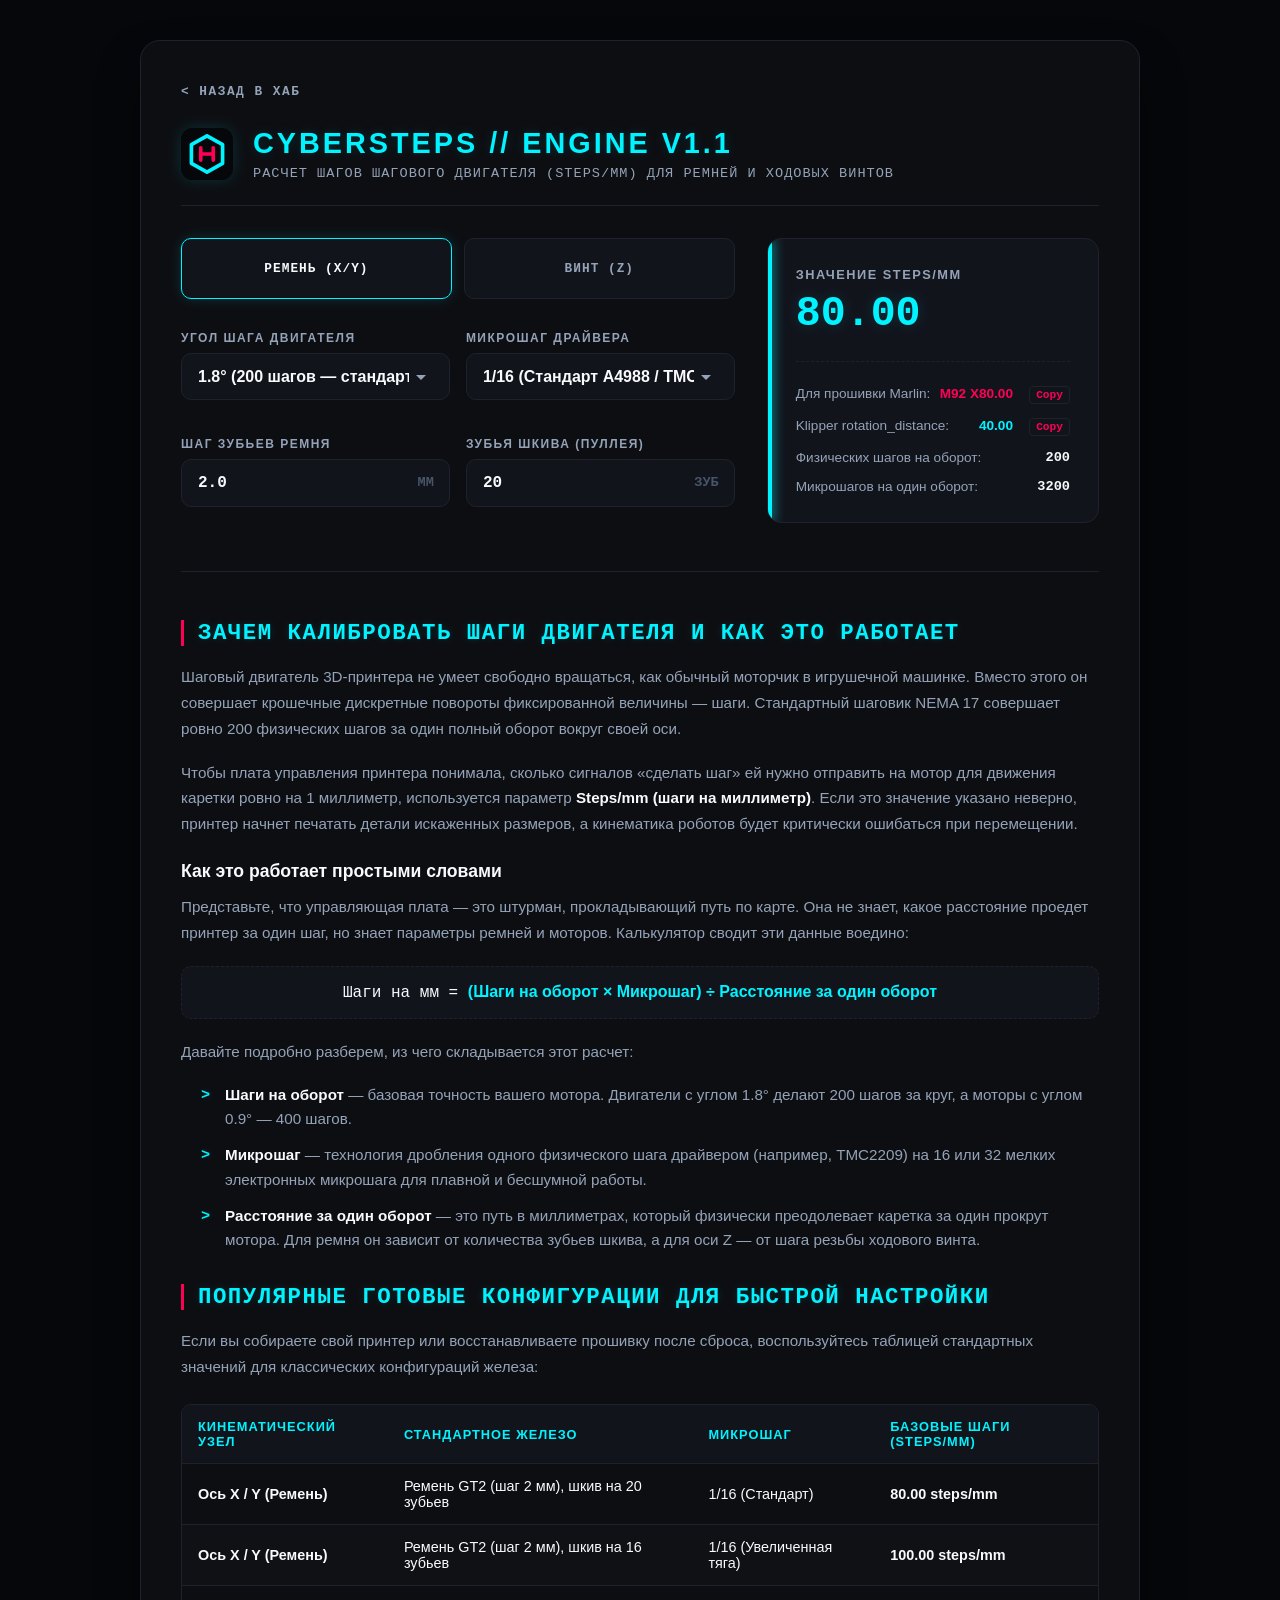
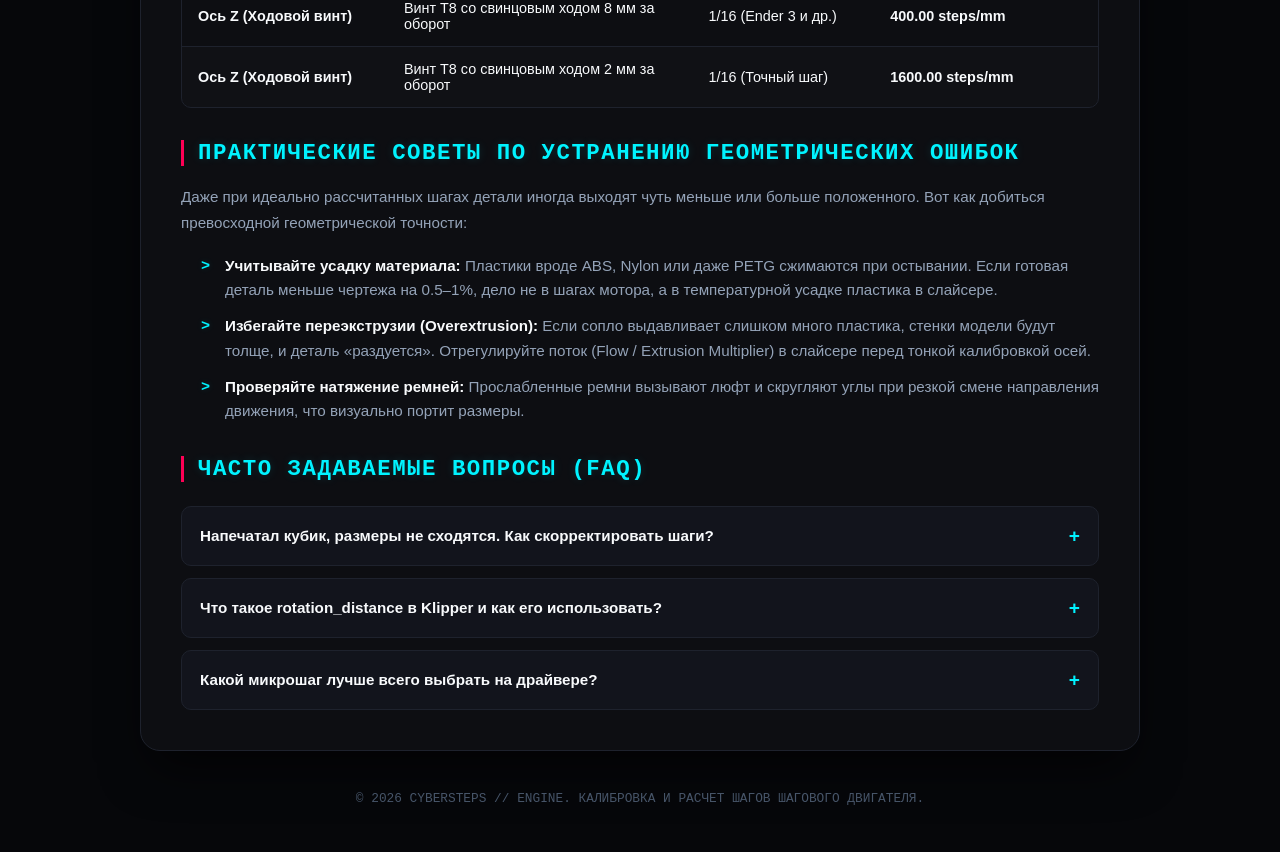
<file: steps-calculator/index.html>
<!DOCTYPE html>
<html lang="ru">
<head>
    <meta charset="UTF-8">
    <meta name="viewport" content="width=device-width, initial-scale=1.0">
    <title>Калькулятор шагов двигателя (Steps/mm) — Калибровка 3D-принтера</title>
    <link rel="icon" type="image/svg+xml" href="../favicon.svg">
    <meta name="description" content="Интерактивный калькулятор шагов двигателя (Steps/mm) для осей 3D-принтеров и ЧПУ. Генерация настроек Marlin и Klipper (rotation_distance) на лету.">
    <meta name="keywords" content="калькулятор шагов двигателя, steps per mm, расчет шагов 3d принтер, калибровка экструдера, klipper rotation_distance расчет, marlin m92 расчет, шаги nema 17">
    
    <meta name="robots" content="index, follow">
    <link rel="canonical" href="https://cybertools-hub.ru/steps-calculator/index.html">
    <link rel="stylesheet" href="../css/global.css">

    <script type="application/ld+json">
    {
      "@context": "https://schema.org",
      "@type": "WebApplication",
      "name": "Cybersteps Engine",
      "url": "https://cybertools-hub.ru/steps-calculator/",
      "operatingSystem": "All",
      "applicationCategory": "BusinessApplication",
      "browserRequirements": "Requires HTML5/JavaScript",
      "genre": "Calculator",
      "abstract": "Калькулятор шагов двигателя для точной калибровки осей 3D-принтера под Marlin и Klipper."
    }
    </script>

    <style>
        .calc-grid {
            display: grid;
            grid-template-columns: 1.25fr 0.75fr;
            gap: 32px;
            margin-bottom: 48px;
        }

        .tabs-container {
            grid-column: 1 / -1;
            display: grid;
            grid-template-columns: 1fr 1fr;
            gap: 12px;
            margin-bottom: 12px;
        }

        .tab-btn {
            background-color: var(--bg-input);
            border: 1px solid var(--border);
            color: var(--text-secondary);
            padding: 14px;
            border-radius: 10px;
            cursor: pointer;
            font-size: 0.8rem;
            font-weight: 700;
            text-transform: uppercase;
            letter-spacing: 1px;
            font-family: monospace;
            transition: all 0.2s ease;
        }

        .tab-btn.active {
            border-color: var(--neon-cyan);
            color: var(--text-primary);
            box-shadow: 0 0 14px var(--shadow-cyan);
        }

        .calculator-inputs {
            display: grid;
            grid-template-columns: 1fr 1fr;
            gap: 20px 16px;
        }

        @media (max-width: 480px) {
            .calculator-inputs {
                grid-template-columns: 1fr;
            }
        }

        .input-group {
            display: flex;
            flex-direction: column;
            gap: 8px;
        }

        .input-group.full-width {
            grid-column: 1 / -1;
        }

        .hidden-field {
            display: none !important;
        }

        label {
            font-size: 0.75rem;
            color: var(--text-secondary);
            text-transform: uppercase;
            letter-spacing: 1.5px;
            font-weight: 700;
        }

        .input-wrapper {
            position: relative;
            display: flex;
            align-items: center;
        }

        input, select {
            width: 100%;
            background-color: var(--bg-input);
            border: 1px solid var(--border);
            color: var(--text-primary);
            padding: 14px 16px;
            border-radius: 10px;
            font-size: 1rem;
            font-weight: 600;
            transition: all 0.2s ease;
            outline: none;
        }

        input {
            padding-right: 50px;
            font-family: monospace;
        }

        select {
            appearance: none;
            background-image: url("data:image/svg+xml;utf8,<svg fill='%2394a3b8' height='24' viewBox='0 0 24 24' width='24' xmlns='http://www.w3.org/2000/svg'><path d='M7 10l5 5 5-5z'/><path d='M0 0h24v24H0z' fill='none'/></svg>");
            background-repeat: no-repeat;
            background-position: right 16px center;
            cursor: pointer;
            padding-right: 40px;
        }

        input:focus, select:focus {
            border-color: var(--border-focus);
            box-shadow: 0 0 14px var(--shadow-cyan);
        }

        input::-webkit-outer-spin-button,
        input::-webkit-inner-spin-button {
            -webkit-appearance: none;
            margin: 0;
        }
        input[type=number] {
            -moz-appearance: textfield;
            appearance: textfield;
        }

        .unit {
            position: absolute;
            right: 16px;
            font-size: 0.85rem;
            color: var(--text-muted);
            font-weight: 700;
            pointer-events: none;
            text-transform: uppercase;
            font-family: monospace;
        }

        .results-panel {
            background-color: var(--bg-input);
            border: 1px solid var(--border);
            border-radius: 14px;
            padding: 28px;
            display: flex;
            flex-direction: column;
            justify-content: space-between;
            position: relative;
            overflow: hidden;
        }

        .results-panel::before {
            content: '';
            position: absolute;
            top: 0;
            left: 0;
            width: 4px;
            height: 100%;
            background-color: var(--neon-cyan);
            box-shadow: 0 0 12px var(--neon-cyan);
        }

        .result-title {
            font-size: 0.8rem;
            color: var(--text-secondary);
            text-transform: uppercase;
            letter-spacing: 1.5px;
            margin-bottom: 8px;
            font-weight: 700;
        }

        .total-price {
            font-size: 2.6rem;
            font-weight: 900;
            color: var(--neon-cyan);
            text-shadow: 0 0 15px var(--shadow-cyan);
            font-family: monospace;
            margin-bottom: 24px;
            word-break: break-all;
        }

        .breakdown {
            display: flex;
            flex-direction: column;
            gap: 14px;
            border-top: 1px dashed var(--border);
            padding-top: 24px;
        }

        .breakdown-item {
            display: flex;
            justify-content: space-between;
            font-size: 0.85rem;
        }

        .breakdown-label {
            color: var(--text-secondary);
        }

        .breakdown-value {
            font-family: monospace;
            color: var(--text-primary);
            font-weight: 700;
        }

        .copy-cmd-btn {
            background: transparent;
            border: 1px solid var(--border);
            color: var(--neon-pink);
            padding: 2px 6px;
            border-radius: 4px;
            cursor: pointer;
            font-size: 0.7rem;
            font-family: monospace;
            font-weight: bold;
            transition: all 0.2s;
            margin-left: 8px;
        }

        .copy-cmd-btn:hover {
            border-color: var(--neon-pink);
            background: rgba(255, 0, 85, 0.05);
        }

        .seo-section {
            border-top: 1px solid var(--border);
            padding-top: 48px;
        }

        .seo-section h2 {
            color: var(--neon-cyan);
            font-size: 1.4rem;
            margin-top: 32px;
            margin-bottom: 18px;
            text-transform: uppercase;
            letter-spacing: 1.5px;
            border-left: 3px solid var(--neon-pink);
            padding-left: 14px;
            text-shadow: 0 0 10px var(--shadow-cyan);
        }

        .seo-section h2:first-of-type {
            margin-top: 0;
        }

        .seo-section h3 {
            color: var(--text-primary);
            font-size: 1.1rem;
            margin-top: 24px;
            margin-bottom: 12px;
            font-weight: 700;
        }

        .seo-section p {
            color: var(--text-secondary);
            font-size: 0.95rem;
            line-height: 1.7;
            margin-bottom: 18px;
        }

        .formula-box {
            background-color: var(--bg-input);
            border: 1px dashed var(--border);
            border-radius: 10px;
            padding: 16px;
            margin: 20px 0;
            text-align: center;
            font-family: monospace;
            font-size: 1rem;
            color: var(--text-primary);
            overflow-x: auto;
        }

        .formula-box span.math {
            color: var(--neon-cyan);
            font-weight: 700;
        }

        .seo-section ul {
            list-style: none;
            margin-bottom: 24px;
        }

        .seo-section li {
            position: relative;
            padding-left: 24px;
            margin-bottom: 12px;
            color: var(--text-secondary);
            font-size: 0.95rem;
            line-height: 1.6;
        }

        .seo-section li::before {
            content: '>';
            position: absolute;
            left: 0;
            color: var(--neon-cyan);
            font-weight: 900;
            font-family: monospace;
            text-shadow: 0 0 6px var(--shadow-cyan);
        }

        .seo-table-wrapper {
            overflow-x: auto;
            margin: 24px 0;
            border: 1px solid var(--border);
            border-radius: 10px;
        }

        .seo-table {
            width: 100%;
            border-collapse: collapse;
            font-size: 0.9rem;
            text-align: left;
            min-width: 500px;
        }

        .seo-table th, .seo-table td {
            padding: 14px 16px;
            border-bottom: 1px solid var(--border);
        }

        .seo-table th {
            background-color: var(--bg-input);
            color: var(--neon-cyan);
            font-weight: 700;
            text-transform: uppercase;
            letter-spacing: 1px;
            font-size: 0.8rem;
        }

        .seo-table tr:last-child td {
            border-bottom: none;
        }

        .seo-table tr:nth-child(even) {
            background-color: rgba(255, 255, 255, 0.01);
        }

        .faq-container {
            margin-top: 24px;
            display: flex;
            flex-direction: column;
            gap: 12px;
        }

        .faq-item {
            border: 1px solid var(--border);
            border-radius: 10px;
            background: var(--bg-input);
            overflow: hidden;
            transition: border-color 0.2s ease;
        }

        .faq-item:hover {
            border-color: var(--border-focus);
        }

        .faq-item summary {
            padding: 18px;
            font-weight: 700;
            cursor: pointer;
            color: var(--text-primary);
            list-style: none;
            display: flex;
            justify-content: space-between;
            align-items: center;
            font-size: 0.95rem;
            user-select: none;
        }

        .faq-item summary::-webkit-details-marker {
            display: none;
        }

        .faq-item summary::after {
            content: '+';
            color: var(--neon-cyan);
            font-weight: bold;
            font-size: 1.2rem;
            transition: transform 0.2s ease;
        }

        .faq-item[open] summary::after {
            content: '−';
            color: var(--neon-pink);
        }

        .faq-content {
            padding: 0 18px 18px 18px;
            color: var(--text-secondary);
            font-size: 0.9rem;
            line-height: 1.6;
            border-top: 1px solid rgba(30, 34, 45, 0.5);
            padding-top: 14px;
        }
    </style>
    <script src="https://yandex.ru/ads/system/context.js" async></script>
    <script data-page-id="19597235" src="https://yandex.ru/ads/system/ap-loader.js" async></script>
</head>
<body>

    <div class="container">
        <header>
            <a href="../index.html" class="back-link">&lt; Назад в хаб</a>
            <div class="header-body">
                <img src="../favicon.svg" class="header-logo" alt="Cyberhub Logo">
                <div class="header-text">
                    <h1>Cybersteps // Engine v1.1</h1>
                    <div class="subtitle">Расчет шагов шагового двигателя (Steps/mm) для ремней и ходовых винтов</div>
                </div>
            </div>
        </header>

        <div class="calc-grid">
            <section class="calculator-inputs">
                <div class="tabs-container">
                    <button id="tab-belt" class="tab-btn active" onclick="switchTab('belt')">Ремень (X/Y)</button>
                    <button id="tab-screw" class="tab-btn" onclick="switchTab('screw')">Винт (Z)</button>
                </div>

                <div class="input-group">
                    <label for="step-angle">Угол шага двигателя</label>
                    <select id="step-angle" onchange="calculate()">
                        <option value="1.8">1.8° (200 шагов — стандарт)</option>
                        <option value="0.9">0.9° (400 шагов — точный)</option>
                    </select>
                </div>

                <div class="input-group">
                    <label for="microsteps">Микрошаг драйвера</label>
                    <select id="microsteps" onchange="calculate()">
                        <option value="16">1/16 (Стандарт A4988 / TMC)</option>
                        <option value="32">1/32 (Драйвер DRV8825)</option>
                        <option value="64">1/64</option>
                        <option value="128">1/128</option>
                        <option value="256">1/256 (Макс. тишина)</option>
                        <option value="8">1/8</option>
                        <option value="4">1/4</option>
                        <option value="2">1/2</option>
                        <option value="1">1/1 (Полный шаг)</option>
                    </select>
                </div>

                <div class="input-group belt-field">
                    <label for="belt-pitch">Шаг зубьев ремня</label>
                    <div class="input-wrapper">
                        <input type="number" id="belt-pitch" value="2.0" min="0.1" step="0.1" oninput="calculate()">
                        <span class="unit">мм</span>
                    </div>
                </div>

                <div class="input-group belt-field">
                    <label for="pulley-teeth">Зубья шкива (пуллея)</label>
                    <div class="input-wrapper">
                        <input type="number" id="pulley-teeth" value="20" min="1" oninput="calculate()">
                        <span class="unit">зуб</span>
                    </div>
                </div>

                <div class="input-group screw-field hidden-field full-width">
                    <label for="screw-lead">Ход резьбы за оборот (Lead)</label>
                    <div class="input-wrapper">
                        <input type="number" id="screw-lead" value="8" min="0.1" step="0.1" oninput="calculate()">
                        <span class="unit">мм</span>
                    </div>
                </div>
            </section>

            <section class="results-panel">
                <div>
                    <div class="result-title">Значение Steps/mm</div>
                    <div class="total-price" id="result-value">80.00</div>
                </div>

                <div class="breakdown">
                    <div class="breakdown-item">
                        <span class="breakdown-label">Для прошивки Marlin:</span>
                        <span class="breakdown-value">
                            <span id="marlin-command" style="color: var(--neon-pink)">M92 X80.00</span>
                            <button class="copy-cmd-btn" onclick="copyText('marlin-command')">Copy</button>
                        </span>
                    </div>
                    <div class="breakdown-item">
                        <span class="breakdown-label">Klipper rotation_distance:</span>
                        <span class="breakdown-value">
                            <span id="klipper-rotation" style="color: var(--neon-cyan)">40.00</span>
                            <button class="copy-cmd-btn" onclick="copyText('klipper-rotation')">Copy</button>
                        </span>
                    </div>
                    <div class="breakdown-item">
                        <span class="breakdown-label">Физических шагов на оборот:</span>
                        <span class="breakdown-value" id="physical-steps">200</span>
                    </div>
                    <div class="breakdown-item">
                        <span class="breakdown-label">Микрошагов на один оборот:</span>
                        <span class="breakdown-value" id="total-microsteps">3200</span>
                    </div>
                </div>
            </section>
        </div>

        <article class="seo-section">
            <h2>Зачем калибровать шаги двигателя и как это работает</h2>
            <p>Шаговый двигатель 3D-принтера не умеет свободно вращаться, как обычный моторчик в игрушечной машинке. Вместо этого он совершает крошечные дискретные повороты фиксированной величины — шаги. Стандартный шаговик NEMA 17 совершает ровно 200 физических шагов за один полный оборот вокруг своей оси.</p>
            <p>Чтобы плата управления принтера понимала, сколько сигналов «сделать шаг» ей нужно отправить на мотор для движения каретки ровно на 1 миллиметр, используется параметр <strong>Steps/mm (шаги на миллиметр)</strong>. Если это значение указано неверно, принтер начнет печатать детали искаженных размеров, а кинематика роботов будет критически ошибаться при перемещении.</p>

            <h3>Как это работает простыми словами</h3>
            <p>Представьте, что управляющая плата — это штурман, прокладывающий путь по карте. Она не знает, какое расстояние проедет принтер за один шаг, но знает параметры ремней и моторов. Калькулятор сводит эти данные воедино:</p>
            <div class="formula-box">
                Шаги на мм = <span class="math">(Шаги на оборот × Микрошаг) ÷ Расстояние за один оборот</span>
            </div>
            <p>Давайте подробно разберем, из чего складывается этот расчет:</p>
            <ul>
                <li><strong>Шаги на оборот</strong> — базовая точность вашего мотора. Двигатели с углом 1.8° делают 200 шагов за круг, а моторы с углом 0.9° — 400 шагов.</li>
                <li><strong>Микрошаг</strong> — технология дробления одного физического шага драйвером (например, TMC2209) на 16 или 32 мелких электронных микрошага для плавной и бесшумной работы.</li>
                <li><strong>Расстояние за один оборот</strong> — это путь в миллиметрах, который физически преодолевает каретка за один прокрут мотора. Для ремня он зависит от количества зубьев шкива, а для оси Z — от шага резьбы ходового винта.</li>
            </ul>

            <h2>Популярные готовые конфигурации для быстрой настройки</h2>
            <p>Если вы собираете свой принтер или восстанавливаете прошивку после сброса, воспользуйтесь таблицей стандартных значений для классических конфигураций железа:</p>
            
            <div class="seo-table-wrapper">
                <table class="seo-table">
                    <thead>
                        <tr>
                            <th>Кинематический узел</th>
                            <th>Стандартное железо</th>
                            <th>Микрошаг</th>
                            <th>Базовые шаги (Steps/mm)</th>
                        </tr>
                    </thead>
                    <tbody>
                        <tr>
                            <td><strong>Ось X / Y (Ремень)</strong></td>
                            <td>Ремень GT2 (шаг 2 мм), шкив на 20 зубьев</td>
                            <td>1/16 (Стандарт)</td>
                            <td><strong>80.00 steps/mm</strong></td>
                        </tr>
                        <tr>
                            <td><strong>Ось X / Y (Ремень)</strong></td>
                            <td>Ремень GT2 (шаг 2 мм), шкив на 16 зубьев</td>
                            <td>1/16 (Увеличенная тяга)</td>
                            <td><strong>100.00 steps/mm</strong></td>
                        </tr>
                        <tr>
                            <td><strong>Ось Z (Ходовой винт)</strong></td>
                            <td>Винт T8 со свинцовым ходом 8 мм за оборот</td>
                            <td>1/16 (Ender 3 и др.)</td>
                            <td><strong>400.00 steps/mm</strong></td>
                        </tr>
                        <tr>
                            <td><strong>Ось Z (Ходовой винт)</strong></td>
                            <td>Винт T8 со свинцовым ходом 2 мм за оборот</td>
                            <td>1/16 (Точный шаг)</td>
                            <td><strong>1600.00 steps/mm</strong></td>
                        </tr>
                    </tbody>
                </table>
            </div>

            <h2>Практические советы по устранению геометрических ошибок</h2>
            <p>Даже при идеально рассчитанных шагах детали иногда выходят чуть меньше или больше положенного. Вот как добиться превосходной геометрической точности:</p>
            <ul>
                <li><strong>Учитывайте усадку материала:</strong> Пластики вроде ABS, Nylon или даже PETG сжимаются при остывании. Если готовая деталь меньше чертежа на 0.5–1%, дело не в шагах мотора, а в температурной усадке пластика в слайсере.</li>
                <li><strong>Избегайте переэкструзии (Overextrusion):</strong> Если сопло выдавливает слишком много пластика, стенки модели будут толще, и деталь «раздуется». Отрегулируйте поток (Flow / Extrusion Multiplier) в слайсере перед тонкой калибровкой осей.</li>
                <li><strong>Проверяйте натяжение ремней:</strong> Прослабленные ремни вызывают люфт и скругляют углы при резкой смене направления движения, что визуально портит размеры.</li>
            </ul>

            <h2>Часто задаваемые вопросы (FAQ)</h2>
            <div class="faq-container">
                <details class="faq-item">
                    <summary>Напечатал кубик, размеры не сходятся. Как скорректировать шаги?</summary>
                    <div class="faq-content">
                        Если размеры уплыли, можно скорректировать шаги по простой формуле: 
                        <br><br>
                        <strong>Новые шаги = (Заданный размер × Текущие шаги) ÷ Реальный размер</strong>
                        <br><br>
                        Например: вы печатали кубик 20 мм с шагами 80.00, а получили 19.8 мм. Новое значение составит: (20 × 80) ÷ 19.8 = 80.81 steps/mm.
                    </div>
                </details>
                <details class="faq-item">
                    <summary>Что такое rotation_distance в Klipper и как его использовать?</summary>
                    <div class="faq-content">
                        Klipper отказался от классических steps/mm. Вместо этого он настраивается через <code>rotation_distance</code> — это расстояние в миллиметрах, которое ось проходит за один полный оборот мотора. Калькулятор выводит это число отдельно. Просто укажите его в блоке вашей оси в файле <code>printer.cfg</code>.
                    </div>
                </details>
                <details class="faq-item">
                    <summary>Какой микрошаг лучше всего выбрать на драйвере?</summary>
                    <div class="faq-content">
                        Для 8-битных плат идеальным выбором остается микрошаг 1/16. На 32-битных современных платах можно смело выставлять 1/32 или 1/64. Выставлять микрошаг 1/256 без крайней необходимости не стоит — это создает колоссальную нагрузку на процессор платы управления, но не дает практически никакого прироста в реальной точности печати.
                    </div>
                </details>
            </div>
        </article>
    </div>

    <footer>
        &copy; 2026 CYBERSTEPS // ENGINE. КАЛИБРОВКА И РАСЧЕТ ШАГОВ ШАГОВОГО ДВИГАТЕЛЯ.
    </footer>

    <script>
        let currentTab = 'belt';

        function switchTab(tab) {
            currentTab = tab;
            document.getElementById('tab-belt').classList.toggle('active', tab === 'belt');
            document.getElementById('tab-screw').classList.toggle('active', tab === 'screw');
            
            const beltFields = document.querySelectorAll('.belt-field');
            const screwFields = document.querySelectorAll('.screw-field');

            if (tab === 'belt') {
                beltFields.forEach(f => f.classList.remove('hidden-field'));
                screwFields.forEach(f => f.classList.add('hidden-field'));
            } else {
                beltFields.forEach(f => f.classList.add('hidden-field'));
                screwFields.forEach(f => f.classList.remove('hidden-field'));
            }
            
            calculate();
        }

        function calculate() {
            const stepAngle = parseFloat(document.getElementById('step-angle').value) || 1.8;
            const microsteps = parseInt(document.getElementById('microsteps').value) || 16;
            const stepsPerRev = 360 / stepAngle;

            let stepsPerMm = 0;
            let rotationDistance = 0;

            if (currentTab === 'belt') {
                const pitch = parseFloat(document.getElementById('belt-pitch').value) || 2;
                const teeth = parseFloat(document.getElementById('pulley-teeth').value) || 20;
                
                rotationDistance = pitch * teeth;
                stepsPerMm = (stepsPerRev * microsteps) / rotationDistance;
            } else {
                const lead = parseFloat(document.getElementById('screw-lead').value) || 8;
                
                rotationDistance = lead;
                stepsPerMm = (stepsPerRev * microsteps) / rotationDistance;
            }

            document.getElementById('result-value').textContent = stepsPerMm.toFixed(2);
            document.getElementById('klipper-rotation').textContent = rotationDistance.toFixed(2);
            document.getElementById('marlin-command').textContent = `M92 ${currentTab === 'belt' ? 'X' : 'Z'}${stepsPerMm.toFixed(2)}`;
            document.getElementById('physical-steps').textContent = stepsPerRev.toFixed(0);
            document.getElementById('total-microsteps').textContent = (stepsPerRev * microsteps).toFixed(0);
        }

        function copyText(elementId) {
            const text = document.getElementById(elementId).innerText;
            navigator.clipboard.writeText(text).then(() => {
                const btn = document.querySelector(`#${elementId} + .copy-cmd-btn`);
                const oldText = btn.innerText;
                btn.innerText = 'Copied!';
                setTimeout(() => { btn.innerText = oldText; }, 1500);
            });
        }

        window.onload = calculate;
    </script>
</body>
</html>
</file>
<file: css/global.css>
:root {
    --bg-base: #06070a;
    --bg-panel: #0d0e12;
    --bg-input: #12141c;
    --border: #1e222d;
    --border-focus: #00f3ff;
    --neon-cyan: #00f3ff;
    --neon-pink: #ff0055;
    --text-primary: #f8fafc;
    --text-secondary: #94a3b8;
    --text-muted: #475569;
    --shadow-cyan: rgba(0, 243, 255, 0.15);
    --shadow-pink: rgba(255, 0, 85, 0.2);
}

* {
    box-sizing: border-box;
    margin: 0;
    padding: 0;
    font-family: -apple-system, BlinkMacSystemFont, "Segoe UI", Roboto, Helvetica, Arial, sans-serif;
    -webkit-tap-highlight-color: transparent;
}

body {
    background-color: var(--bg-base);
    color: var(--text-primary);
    min-height: 100vh;
    display: flex;
    flex-direction: column;
    align-items: center;
    padding: 40px 20px;
}

.container {
    width: 100%;
    max-width: 1000px;
    background: var(--bg-panel);
    border: 1px solid var(--border);
    border-radius: 20px;
    padding: 40px;
    box-shadow: 0 25px 50px -12px rgba(0, 0, 0, 0.7);
}

@media (max-width: 850px) {
    .container {
        padding: 24px 16px;
    }
}

header {
    border-bottom: 1px solid var(--border);
    padding-bottom: 24px;
    margin-bottom: 32px;
    text-align: left;
}

h1 {
    font-size: 1.8rem;
    font-weight: 900;
    text-transform: uppercase;
    letter-spacing: 3px;
    color: var(--neon-cyan);
    text-shadow: 0 0 12px var(--shadow-cyan);
}

.subtitle {
    font-size: 0.85rem;
    color: var(--text-secondary);
    margin-top: 6px;
    font-family: monospace;
    text-transform: uppercase;
    letter-spacing: 1px;
}

.back-link {
    display: inline-block;
    color: var(--text-secondary);
    text-decoration: none;
    font-family: monospace;
    font-size: 0.8rem;
    margin-bottom: 16px;
    text-transform: uppercase;
    letter-spacing: 1.5px;
    font-weight: bold;
    transition: color 0.2s ease;
}

.back-link:hover {
    color: var(--neon-cyan);
}

footer {
    margin-top: 40px;
    font-size: 0.8rem;
    color: var(--text-muted);
    text-align: center;
    font-family: monospace;
}

.logo-container {
    display: flex;
    align-items: center;
    gap: 16px;
    margin-bottom: 8px;
}

.cyber-logo {
    width: 42px;
    height: 42px;
    transition: transform 0.3s ease, filter 0.3s ease;
}

.cyber-logo:hover {
    transform: rotate(60deg);
    filter: drop-shadow(0 0 8px var(--neon-pink));
}

.logo-hexagon {
    fill: none;
    stroke: var(--neon-cyan);
    stroke-width: 6;
    filter: drop-shadow(0 0 4px var(--shadow-cyan));
}

.logo-core {
    fill: none;
    stroke: var(--neon-pink);
    stroke-width: 6;
    stroke-linecap: round;
    stroke-linejoin: round;
    filter: drop-shadow(0 0 5px var(--shadow-pink));
}

.header-body {
    display: flex;
    align-items: center;
    gap: 20px;
    margin-top: 12px;
}

.header-logo {
    width: 52px;
    height: 52px;
    flex-shrink: 0;
    filter: drop-shadow(0 0 8px var(--shadow-cyan));
    transition: transform 0.3s ease, filter 0.3s ease;
}

.header-logo:hover {
    transform: rotate(15deg) scale(1.05);
    filter: drop-shadow(0 0 12px var(--neon-pink));
}

.header-text {
    display: flex;
    flex-direction: column;
}

.hub-grid {
    display: flex;
    flex-direction: column;
    gap: 40px;
    margin-top: 24px;
}

.category-section h2 {
    color: var(--neon-cyan);
    font-size: 1.2rem;
    text-transform: uppercase;
    letter-spacing: 2px;
    margin-bottom: 20px;
    border-left: 3px solid var(--neon-pink);
    padding-left: 12px;
    text-shadow: 0 0 10px var(--shadow-cyan);
}

.tools-list {
    display: grid;
    grid-template-columns: repeat(auto-fill, minmax(280px, 1fr));
    gap: 20px;
}

.tool-card {
    background-color: var(--bg-input);
    border: 1px solid var(--border);
    border-radius: 14px;
    padding: 24px;
    text-decoration: none;
    color: var(--text-primary);
    transition: all 0.3s ease;
    display: flex;
    flex-direction: column;
    justify-content: space-between;
    position: relative;
    overflow: hidden;
}

.tool-card::before {
    content: '';
    position: absolute;
    top: 0;
    left: 0;
    width: 3px;
    height: 100%;
    background-color: var(--text-muted);
    transition: all 0.3s ease;
}

.tool-card:hover {
    border-color: var(--border-focus);
    box-shadow: 0 0 20px rgba(0, 243, 255, 0.1);
    transform: translateY(-2px);
}

.tool-card:hover::before {
    background-color: var(--neon-cyan);
    box-shadow: 0 0 10px var(--neon-cyan);
}

.category-section.creative h2 {
    color: var(--neon-pink);
    text-shadow: 0 0 10px var(--shadow-pink);
    border-left-color: var(--neon-cyan);
}

.category-section.creative .tool-card:hover::before {
    background-color: var(--neon-pink);
    box-shadow: 0 0 10px var(--neon-pink);
}

.category-section.creative .tool-card:hover {
    border-color: var(--neon-pink);
    box-shadow: 0 0 20px rgba(255, 0, 85, 0.15);
}

.tool-name {
    font-size: 1.1rem;
    font-weight: 800;
    font-family: monospace;
    letter-spacing: 1px;
    margin-bottom: 8px;
    text-transform: uppercase;
}

.tool-name.cyan-text {
    color: var(--neon-cyan);
}

.tool-name.pink-text {
    color: var(--neon-pink);
}

.tool-desc {
    font-size: 0.85rem;
    color: var(--text-secondary);
    line-height: 1.5;
}

.tool-tag {
    align-self: flex-start;
    font-family: monospace;
    font-size: 0.65rem;
    font-weight: bold;
    text-transform: uppercase;
    letter-spacing: 1px;
    padding: 3px 8px;
    border-radius: 4px;
    background: rgba(255, 255, 255, 0.03);
    border: 1px solid var(--border);
    color: var(--text-muted);
    margin-top: 16px;
}

.header-body {
    display: flex;
    align-items: center;
    gap: 20px;
    margin-top: 12px;
}

.header-logo {
    width: 52px;
    height: 52px;
    flex-shrink: 0;
    filter: drop-shadow(0 0 8px var(--shadow-cyan));
    transition: transform 0.3s ease, filter 0.3s ease;
}

.header-logo:hover {
    transform: rotate(15deg) scale(1.05);
    filter: drop-shadow(0 0 12px var(--neon-pink));
}

.header-text {
    display: flex;
    flex-direction: column;
}

.calc-grid {
    display: grid;
    grid-template-columns: 0.9fr 1.1fr;
    gap: 32px;
    margin-bottom: 48px;
}

@media (max-width: 850px) {
    .calc-grid {
        grid-template-columns: 1fr;
        gap: 32px;
    }
}

.chord-control {
    display: flex;
    flex-direction: column;
    gap: 24px;
}

.chord-selector {
    display: grid;
    grid-template-columns: repeat(4, 1fr);
    gap: 10px;
}

.chord-btn {
    background-color: var(--bg-input);
    border: 1px solid var(--border);
    color: var(--text-secondary);
    padding: 12px;
    border-radius: 10px;
    cursor: pointer;
    font-size: 0.9rem;
    font-weight: bold;
    font-family: monospace;
    transition: all 0.2s ease;
    text-align: center;
}

.chord-btn:hover {
    border-color: var(--neon-pink);
    color: var(--text-primary);
}

.chord-btn.active {
    border-color: var(--neon-pink);
    color: var(--text-primary);
    box-shadow: 0 0 14px var(--shadow-pink);
}

.chord-info-card {
    background: rgba(255, 255, 255, 0.01);
    border: 1px dashed var(--border);
    border-radius: 12px;
    padding: 20px;
}

.chord-name-large {
    font-size: 2.2rem;
    font-weight: 900;
    color: var(--neon-pink);
    text-shadow: 0 0 15px var(--shadow-pink);
    font-family: monospace;
    margin-bottom: 8px;
}

.chord-desc {
    color: var(--text-secondary);
    font-size: 0.9rem;
    line-height: 1.6;
    margin-bottom: 20px;
}

.strum-btn {
    background: transparent;
    border: 1px solid var(--neon-cyan);
    color: var(--neon-cyan);
    padding: 14px;
    border-radius: 10px;
    font-family: monospace;
    font-weight: bold;
    text-transform: uppercase;
    letter-spacing: 1.5px;
    cursor: pointer;
    width: 100%;
    transition: all 0.2s ease;
    box-shadow: 0 0 10px rgba(0, 243, 255, 0.05);
}

.strum-btn:hover {
    background: rgba(0, 243, 255, 0.05);
    box-shadow: 0 0 15px var(--shadow-cyan);
}

.fretboard-container {
    background-color: var(--bg-input);
    border: 1px solid var(--border);
    border-radius: 14px;
    padding: 28px;
    display: flex;
    justify-content: center;
    align-items: center;
    position: relative;
}

.fretboard-container::before {
    content: '';
    position: absolute;
    top: 0;
    left: 0;
    width: 4px;
    height: 100%;
    background-color: var(--neon-cyan);
    box-shadow: 0 0 12px var(--neon-cyan);
}

.fretboard-svg {
    width: 100%;
    max-width: 280px;
    height: auto;
}

.fretboard-bg {
    fill: rgba(18, 20, 28, 0.7);
    stroke: var(--border);
    stroke-width: 2;
}

.fret-line {
    stroke: var(--text-muted);
    stroke-width: 2px;
}

.string-line {
    stroke: var(--text-muted);
    stroke-linecap: round;
}

.nut-line {
    stroke: var(--text-primary);
    stroke-width: 6px;
}

.finger-marker {
    fill: var(--neon-pink);
    filter: drop-shadow(0px 0px 6px var(--neon-pink));
}

.finger-text {
    fill: var(--text-primary);
    font-size: 11px;
    font-family: monospace;
    font-weight: bold;
    text-anchor: middle;
    dominant-baseline: central;
}

.string-label {
    fill: var(--text-muted);
}

.open-mute-text {
    fill: var(--text-secondary);
    font-size: 12px;
    font-family: monospace;
    font-weight: bold;
    text-anchor: middle;
}

.open-mute-text.active-open {
    fill: var(--neon-cyan);
    filter: drop-shadow(0px 0px 4px var(--neon-cyan));
}

.simulator-container {
    background-color: var(--bg-input);
    border: 1px solid var(--border);
    border-radius: 14px;
    padding: 20px;
    display: flex;
    flex-direction: column;
    align-items: center;
    position: relative;
}

.simulator-container::before {
    content: '';
    position: absolute;
    top: 0;
    left: 0;
    width: 4px;
    height: 100%;
    background-color: var(--neon-cyan);
    box-shadow: 0 0 12px var(--neon-cyan);
}

.arm-svg {
    background: #090a0f;
    border: 1px solid rgba(255, 255, 255, 0.03);
    border-radius: 8px;
    cursor: crosshair;
    width: 100%;
    max-width: 360px;
    height: auto;
}

.control-panel {
    display: flex;
    flex-direction: column;
    gap: 20px;
}

.param-group {
    background: rgba(255, 255, 255, 0.01);
    border: 1px solid var(--border);
    border-radius: 10px;
    padding: 16px;
}

.param-title {
    font-family: monospace;
    font-size: 0.85rem;
    color: var(--neon-cyan);
    text-transform: uppercase;
    letter-spacing: 1px;
    margin-bottom: 12px;
}

.slider-row {
    display: flex;
    align-items: center;
    gap: 12px;
    margin-bottom: 10px;
}

.slider-row label {
    width: 80px;
    font-family: monospace;
    font-size: 0.85rem;
    color: var(--text-secondary);
}

input[type=range] {
    flex-grow: 1;
    accent-color: var(--neon-cyan);
}

.value-display {
    width: 50px;
    text-align: right;
    font-family: monospace;
    font-size: 0.85rem;
    color: var(--text-primary);
}

.angle-output-box {
    display: grid;
    grid-template-columns: 1fr 1fr;
    gap: 16px;
    margin-top: 10px;
}

.angle-card {
    background: var(--bg-base);
    border: 1px solid var(--border);
    border-radius: 8px;
    padding: 12px;
    text-align: center;
}

.angle-card .lbl {
    font-size: 0.75rem;
    color: var(--text-secondary);
    text-transform: uppercase;
    font-family: monospace;
}

.angle-card .lbl.bottom-spacing {
    margin-top: 4px;
}

.angle-card .val {
    font-size: 1.5rem;
    font-weight: bold;
    color: var(--neon-pink);
    font-family: monospace;
    text-shadow: 0 0 10px var(--shadow-pink);
    margin-top: 4px;
}

.code-box {
    background: #090a0f;
    border: 1px solid var(--border);
    border-radius: 8px;
    padding: 12px;
    font-family: monospace;
    font-size: 0.8rem;
    color: #a7f3d0;
    white-space: pre-wrap;
    overflow-x: auto;
    max-height: 100px;
}

.arm-link {
    stroke: var(--text-primary);
    stroke-width: 6;
    stroke-linecap: round;
}

.arm-link-2 {
    stroke: var(--neon-cyan);
    stroke-width: 4;
    stroke-linecap: round;
}

.joint {
    fill: var(--bg-panel);
    stroke: var(--text-primary);
    stroke-width: 3;
}

.target-point {
    fill: var(--neon-pink);
    stroke: var(--text-primary);
    stroke-width: 2;
    cursor: pointer;
    filter: drop-shadow(0px 0px 6px var(--neon-pink));
}

.grid-line {
    stroke: rgba(255, 255, 255, 0.05);
    stroke-width: 1;
}

.reach-circle {
    fill: none;
    stroke: var(--border);
    stroke-width: 1;
    stroke-dasharray: 4 4;
}

.helper-text {
    font-family: monospace;
    font-size: 0.75rem;
    color: var(--text-muted);
    margin-top: 10px;
}

.seo-section {
    margin-top: 48px;
    padding-top: 32px;
    border-top: 1px solid var(--border);
}

.seo-section h2 {
    color: var(--neon-cyan);
    font-size: 1.4rem;
    font-family: monospace;
    margin-bottom: 20px;
    text-transform: uppercase;
    letter-spacing: 1px;
    text-shadow: 0 0 10px var(--shadow-cyan);
}

.seo-section p {
    line-height: 1.7;
    color: var(--text-secondary);
    margin-bottom: 16px;
}

.seo-section ul {
    margin-bottom: 24px;
    padding-left: 20px;
}

.seo-section li {
    margin-bottom: 10px;
    line-height: 1.6;
    color: var(--text-secondary);
}

.seo-section strong {
    color: var(--text-primary);
}

.math-block {
    background: rgba(255, 255, 255, 0.01);
    border: 1px solid var(--border);
    border-radius: 8px;
    padding: 16px;
    margin: 20px 0;
    overflow-x: auto;
    text-align: center;
}

.faq-section {
    margin-top: 48px;
    margin-bottom: 64px;
}

.faq-container {
    display: flex;
    flex-direction: column;
    gap: 14px;
    margin-top: 24px;
}

.faq-item {
    background-color: var(--bg-input);
    border: 1px solid var(--border);
    border-radius: 10px;
    overflow: hidden;
    transition: all 0.3s ease;
}

.faq-item:hover {
    border-color: var(--neon-cyan);
    box-shadow: 0 0 12px rgba(0, 243, 255, 0.05);
}

.faq-trigger {
    width: 100%;
    background: none;
    border: none;
    padding: 20px 24px;
    text-align: left;
    color: var(--text-primary);
    font-family: monospace;
    font-size: 0.95rem;
    font-weight: bold;
    cursor: pointer;
    display: flex;
    justify-content: space-between;
    align-items: center;
    gap: 16px;
    transition: color 0.3s ease;
}

.faq-trigger:hover {
    color: var(--neon-cyan);
}

.faq-trigger::after {
    content: '+';
    color: var(--neon-cyan);
    font-size: 1.3rem;
    font-weight: normal;
    transition: transform 0.3s ease, color 0.3s ease;
}

.faq-item.active {
    border-color: var(--neon-pink);
    box-shadow: 0 0 15px rgba(255, 0, 85, 0.05);
}

.faq-item.active .faq-trigger {
    color: var(--neon-pink);
}

.faq-item.active .faq-trigger::after {
    content: '−';
    color: var(--neon-pink);
    transform: rotate(180deg);
}

.faq-content {
    max-height: 0;
    overflow: hidden;
    transition: max-height 0.3s cubic-bezier(0, 1, 0, 1), padding 0.3s ease;
    padding: 0 24px;
    color: var(--text-secondary);
    font-size: 0.9rem;
    line-height: 1.7;
}

.faq-item.active .faq-content {
    max-height: 1000px;
    transition: max-height 0.3s cubic-bezier(1, 0, 1, 0);
    padding-bottom: 20px;
    border-top: 1px solid rgba(255, 255, 255, 0.03);
    padding-top: 16px;
}

.faq-content p {
    margin-bottom: 12px;
}

.faq-content p:last-child {
    margin-bottom: 0;
}

.dice-panel {
    display: flex;
    flex-direction: column;
    gap: 20px;
}

.dice-grid {
    display: grid;
    grid-template-columns: repeat(4, 1fr);
    gap: 10px;
}

@media (max-width: 480px) {
    .dice-grid {
        grid-template-columns: repeat(3, 1fr);
    }
}

.dice-btn {
    background: var(--bg-input);
    border: 1px solid var(--border);
    border-radius: 10px;
    padding: 14px;
    color: var(--text-primary);
    font-family: monospace;
    font-size: 1rem;
    font-weight: bold;
    cursor: pointer;
    transition: all 0.2s ease;
    text-align: center;
    position: relative;
    overflow: hidden;
}

.dice-btn::after {
    content: '';
    position: absolute;
    bottom: 0;
    left: 0;
    width: 100%;
    height: 3px;
    background: var(--neon-cyan);
    transform: scaleX(0);
    transition: transform 0.2s ease;
}

.dice-btn:hover {
    border-color: var(--neon-cyan);
    box-shadow: 0 0 12px rgba(0, 243, 255, 0.15);
    transform: translateY(-1px);
}

.dice-btn:hover::after {
    transform: scaleX(1);
}

.dice-btn.active-dice {
    border-color: var(--neon-pink);
    box-shadow: 0 0 14px var(--shadow-pink);
    color: var(--neon-pink);
}

.dice-btn.active-dice::after {
    transform: scaleX(1);
    background: var(--neon-pink);
}

.roll-display-container {
    background-color: var(--bg-input);
    border: 1px solid var(--border);
    border-radius: 14px;
    padding: 32px;
    display: flex;
    flex-direction: column;
    align-items: center;
    justify-content: center;
    min-height: 240px;
    position: relative;
    overflow: hidden;
}

.roll-display-container::before {
    content: '';
    position: absolute;
    top: 0;
    left: 0;
    width: 4px;
    height: 100%;
    background-color: var(--neon-pink);
    box-shadow: 0 0 12px var(--neon-pink);
}

.roll-result {
    font-size: 5.5rem;
    font-weight: 900;
    font-family: monospace;
    color: var(--neon-pink);
    text-shadow: 0 0 25px var(--shadow-pink);
    line-height: 1;
    margin-bottom: 12px;
    transition: transform 0.1s ease;
}

.roll-result.rolling {
    animation: shakeRoll 0.12s infinite;
    color: var(--neon-cyan);
    text-shadow: 0 0 25px var(--shadow-cyan);
}

@keyframes shakeRoll {
    0% { transform: translate(2px, 1px) rotate(0deg) scale(0.95); }
    10% { transform: translate(-1px, -2px) rotate(-2deg); }
    20% { transform: translate(-3px, 0px) rotate(2deg); }
    30% { transform: translate(0px, 2px) rotate(0deg); }
    40% { transform: translate(1px, -1px) rotate(2deg) scale(1.05); }
    50% { transform: translate(-1px, 2px) rotate(-2deg); }
    60% { transform: translate(-3px, 1px) rotate(0deg); }
    70% { transform: translate(2px, 1px) rotate(-2deg); }
    80% { transform: translate(-1px, -1px) rotate(2deg); }
    90% { transform: translate(2px, 2px) rotate(0deg); }
    100% { transform: translate(1px, -2px) rotate(-2deg) scale(0.95); }
}

.roll-meta {
    font-family: monospace;
    font-size: 0.8rem;
    color: var(--text-muted);
    text-transform: uppercase;
    letter-spacing: 2px;
}

.modifier-box {
    display: flex;
    align-items: center;
    gap: 12px;
}

.modifier-box label {
    font-family: monospace;
    font-size: 0.85rem;
    color: var(--text-secondary);
    text-transform: uppercase;
}

.modifier-input {
    background: var(--bg-base);
    border: 1px solid var(--border);
    border-radius: 8px;
    padding: 8px 12px;
    color: var(--text-primary);
    font-family: monospace;
    font-size: 0.9rem;
    width: 70px;
    text-align: center;
    transition: all 0.2s ease;
}

.modifier-input:focus {
    border-color: var(--neon-cyan);
    outline: none;
    box-shadow: 0 0 10px rgba(0, 243, 255, 0.1);
}

.history-box {
    background: #090a0f;
    border: 1px solid var(--border);
    border-radius: 10px;
    padding: 16px;
    font-family: monospace;
}

.history-title {
    font-size: 0.75rem;
    color: var(--neon-cyan);
    text-transform: uppercase;
    letter-spacing: 1px;
    margin-bottom: 12px;
    border-bottom: 1px solid rgba(255, 255, 255, 0.05);
    padding-bottom: 6px;
    display: flex;
    justify-content: space-between;
}

.clear-history-btn {
    background: none;
    border: none;
    color: var(--text-muted);
    cursor: pointer;
    font-size: 0.7rem;
    text-transform: uppercase;
}

.clear-history-btn:hover {
    color: var(--neon-pink);
}

.history-list {
    display: flex;
    flex-direction: column-reverse;
    gap: 6px;
    max-height: 120px;
    overflow-y: auto;
    padding-right: 4px;
}

.history-item {
    font-size: 0.8rem;
    color: var(--text-secondary);
    display: flex;
    justify-content: space-between;
    padding: 4px 0;
    border-bottom: 1px dashed rgba(255, 255, 255, 0.02);
}

.history-item .hist-formula {
    color: var(--text-muted);
}

.history-item .hist-total {
    color: var(--neon-pink);
    font-weight: bold;
}

.oracle-section {
    background: rgba(255, 255, 255, 0.01);
    border: 1px dashed var(--border);
    border-radius: 10px;
    padding: 16px;
    text-align: center;
    cursor: pointer;
    transition: all 0.2s ease;
}

.oracle-section:hover {
    border-color: var(--neon-pink);
    background: rgba(255, 0, 85, 0.02);
}

.oracle-title {
    font-size: 0.75rem;
    color: var(--text-muted);
    text-transform: uppercase;
    font-family: monospace;
    margin-bottom: 6px;
    letter-spacing: 1px;
}

.oracle-result {
    font-size: 1.1rem;
    font-weight: bold;
    color: var(--neon-cyan);
    font-family: monospace;
    text-shadow: 0 0 10px var(--shadow-cyan);
}
</file>
